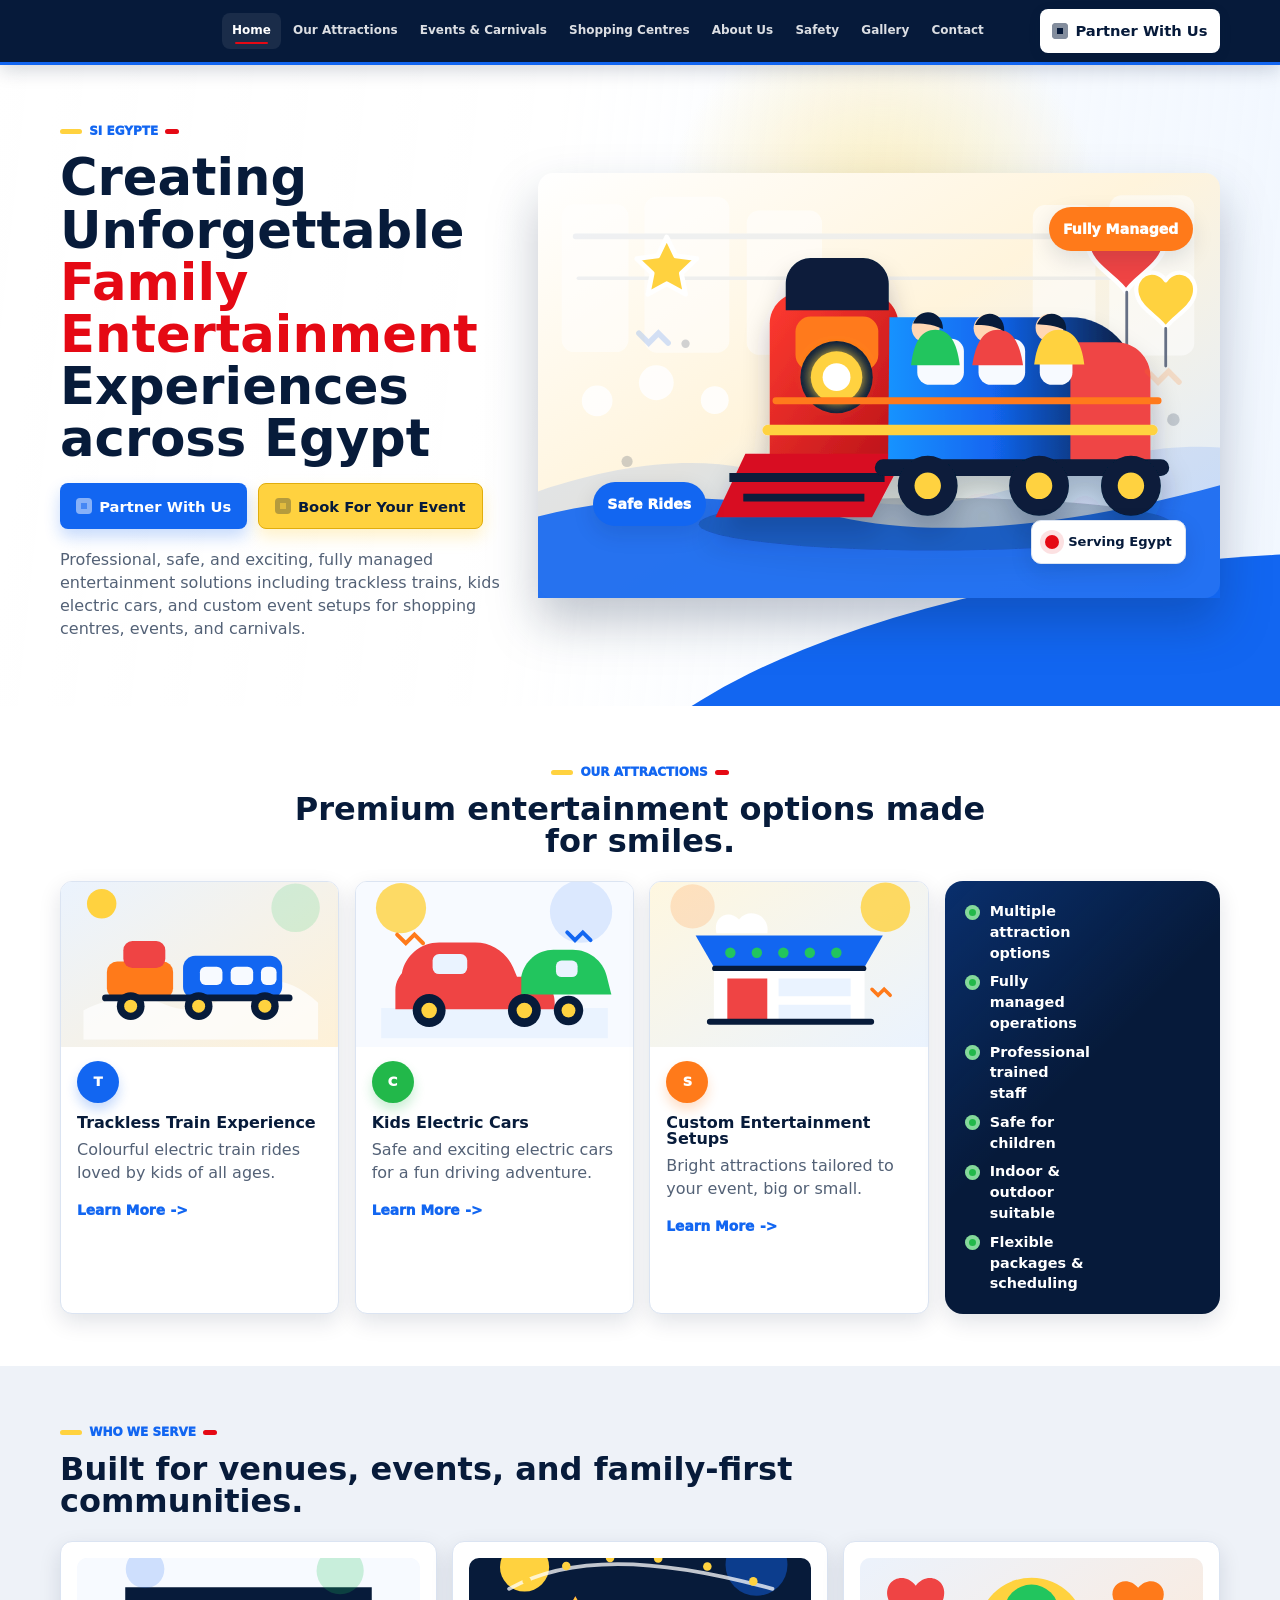
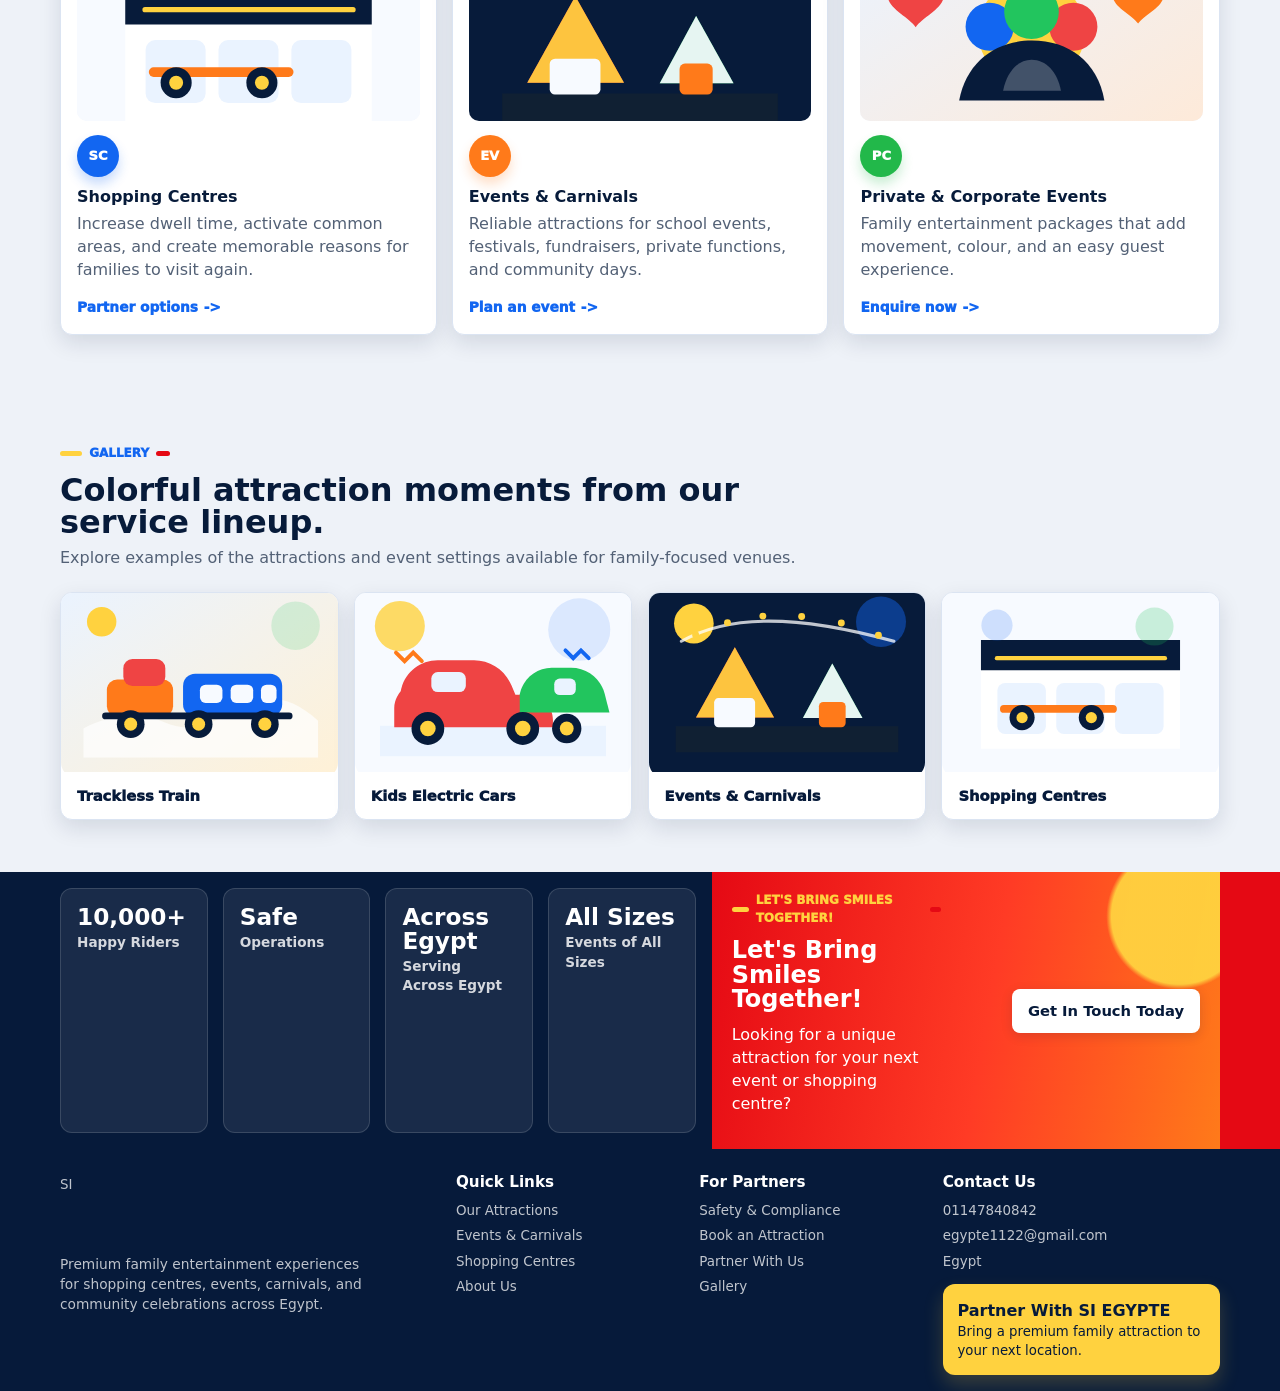
<file: index.html>
<!doctype html>
<html lang="en">
<head>
  <meta charset="utf-8">
  <meta name="viewport" content="width=device-width, initial-scale=1">
  <meta name="description" content="SI EGYPTE creates safe, colorful family entertainment experiences for shopping centres, events, carnivals, and families across Egypt.">
  <title>SI EGYPTE | Family Entertainment Egypt</title>
  <link rel="stylesheet" href="style.css">
</head>
<body>
  <a class="skip-link" href="#main">Skip to content</a>

  <header class="site-header" data-header>
    <div class="container header-inner">
<a class="logo" href="index.html" aria-label="SI EGYPTE home">
        <span class="logo-mark">SI</span>
        <span>
          <strong>SI EGYPTE</strong>
          <small>Trains & Toys</small>
        </span>
      </a>

      <button class="nav-toggle" type="button" aria-expanded="false" aria-controls="primary-navigation" data-nav-toggle>
        <span class="sr-only">Menu</span>
        <span></span>
        <span></span>
        <span></span>
      </button>
<nav class="primary-nav" id="primary-navigation" data-nav>
        <a class="active" href="index.html">Home</a>
        <a href="attractions.html">Our Attractions</a>
        <a href="events.html">Events & Carnivals</a>
        <a href="shopping-centres.html">Shopping Centres</a>
        <a href="about.html">About Us</a>
        <a href="safety.html">Safety</a>
        <a href="#gallery">Gallery</a>
        <a href="contact.html">Contact</a>
      </nav>
<a class="btn btn-primary header-cta" href="contact.html">Partner With Us</a>
    </div>
  </header>

  <main id="main">
    <section class="hero section-pad">
      <div class="container hero-grid">
        <div class="hero-copy reveal">
<p class="eyebrow">SI EGYPTE</p>
          <h1>Creating Unforgettable <span>Family Entertainment</span> Experiences across Egypt</h1>
<div class="hero-actions">
            <a class="btn btn-primary" href="contact.html">Partner With Us</a>
            <a class="btn btn-secondary" href="events.html">Book For Your Event</a>
          </div>

          <p class="hero-lede">Professional, safe, and exciting, fully managed entertainment solutions including trackless trains, kids electric cars, and custom event setups for shopping centres, events, and carnivals.</p>
        </div>
<div class="hero-visual reveal">
          <img src="assets/hero-train.svg" loading="eager" alt="Colorful trackless train family entertainment illustration">
          <div class="floating-pill pill-orange">Fully Managed</div>
          <div class="floating-pill pill-blue">Safe Rides</div>
<div class="location-badge hero-location">
            <span class="badge-dot"></span>
            Serving Egypt
          </div>
        </div>
      </div>
    </section>

    <section class="section-pad attractions-preview">
      <div class="container">
        <div class="section-heading center reveal">
          <p class="eyebrow">Our Attractions</p>
          <h2>Premium entertainment options made for smiles.</h2>
        </div>
<div class="attractions-layout">
          <div class="card-grid three">
            <article class="service-card reveal">
              <img src="assets/attraction-train.svg" loading="lazy" alt="Trackless train attraction">
              <div class="card-body">
                <span class="icon-badge">T</span>
                <h3>Trackless Train Experience</h3>
                <p>Colourful electric train rides loved by kids of all ages.</p>
                <a class="text-link" href="attractions.html#trackless-train">Learn More</a>
              </div>
            </article>

            <article class="service-card reveal">
              <img src="assets/attraction-cars.svg" loading="lazy" alt="Kids electric cars attraction">
              <div class="card-body">
                <span class="icon-badge green">C</span>
                <h3>Kids Electric Cars</h3>
                <p>Safe and exciting electric cars for a fun driving adventure.</p>
                <a class="text-link" href="attractions.html#kids-cars">Learn More</a>
              </div>
            </article>

            <article class="service-card reveal">
              <img src="assets/attraction-setup.svg" loading="lazy" alt="Custom entertainment setup">
              <div class="card-body">
                <span class="icon-badge orange">S</span>
                <h3>Custom Entertainment Setups</h3>
                <p>Bright attractions tailored to your event, big or small.</p>
                <a class="text-link" href="attractions.html#custom-setups">Learn More</a>
              </div>
            </article>
          </div>

          <aside class="choice-panel reveal">
            
            <ul class="check-list">
              <li>Multiple attraction options</li>
              <li>Fully managed operations</li>
              <li>Professional trained staff</li>
              <li>Safe for children</li>
              <li>Indoor & outdoor suitable</li>
              <li>Flexible packages & scheduling</li>
            </ul>
          </aside>
        </div>
      </div>
    </section>

    <section class="section-pad">
      <div class="container">
        <div class="section-heading reveal">
          <p class="eyebrow">Who We Serve</p>
          <h2>Built for venues, events, and family-first communities.</h2>
        </div>

        <div class="card-grid three">
          <article class="benefit-card reveal">
            <img class="who-card-img" src="assets/shopping-centre.svg" loading="lazy" alt="Shopping centre attraction">
            <span class="icon-badge">SC</span>
            <h3>Shopping Centres</h3>
            <p>Increase dwell time, activate common areas, and create memorable reasons for families to visit again.</p>
            <a class="text-link" href="shopping-centres.html">Partner options</a>
          </article>
          <article class="benefit-card reveal">
            <img class="who-card-img" src="assets/events-carnival.svg" loading="lazy" alt="Events and carnival attraction">
            <span class="icon-badge orange">EV</span>
            <h3>Events & Carnivals</h3>
            <p>Reliable attractions for school events, festivals, fundraisers, private functions, and community days.</p>
            <a class="text-link" href="events.html">Plan an event</a>
          </article>
          <article class="benefit-card reveal">
            <img class="who-card-img" src="assets/about-family.svg" loading="lazy" alt="Family entertainment group">
            <span class="icon-badge green">PC</span>
            <h3>Private & Corporate Events</h3>
            <p>Family entertainment packages that add movement, colour, and an easy guest experience.</p>
            <a class="text-link" href="contact.html">Enquire now</a>
          </article>
        </div>
      </div>
    </section>

    <section class="section-pad" id="gallery">
      <div class="container">
        <div class="section-heading reveal">
          <p class="eyebrow">Gallery</p>
          <h2>Colorful attraction moments from our service lineup.</h2>
          <p>Explore examples of the attractions and event settings available for family-focused venues.</p>
        </div>
<div class="gallery-grid">
          <figure class="gallery-card reveal">
            <img src="assets/attraction-train.svg" loading="lazy" alt="Trackless train attraction gallery image">
            <figcaption>Trackless Train</figcaption>
          </figure>
          <figure class="gallery-card reveal">
            <img src="assets/attraction-cars.svg" loading="lazy" alt="Kids electric cars gallery image">
            <figcaption>Kids Electric Cars</figcaption>
          </figure>
          <figure class="gallery-card reveal">
            <img src="assets/events-carnival.svg" loading="lazy" alt="Carnival event gallery image">
            <figcaption>Events & Carnivals</figcaption>
          </figure>
          <figure class="gallery-card reveal">
            <img src="assets/shopping-centre.svg" loading="lazy" alt="Shopping centre gallery image">
            <figcaption>Shopping Centres</figcaption>
          </figure>
        </div>
      </div>
    </section>

    <section class="stats-cta-strip">
      <div class="container stats-cta-grid">
        <div class="stats-grid">
          <div class="stat-card reveal">
            <strong>10,000+</strong>
            <span>Happy Riders</span>
          </div>
          <div class="stat-card reveal">
            <strong>Safe</strong>
            <span>Operations</span>
          </div>
          <div class="stat-card reveal">
            <strong>Across Egypt</strong>
            <span>Serving Across Egypt</span>
          </div>
          <div class="stat-card reveal">
            <strong>All Sizes</strong>
            <span>Events of All Sizes</span>
          </div>
        </div>

        <div class="cta-banner compact-cta reveal">
          <div>
            <p class="eyebrow light">Let's Bring Smiles Together!</p>
            <h2>Let's Bring Smiles Together!</h2>
            <p>Looking for a unique attraction for your next event or shopping centre?</p>
          </div>
          <a class="btn btn-light" href="contact.html">Get In Touch Today</a>
        </div>
      </div>
    </section>
  </main>

  <footer class="site-footer">
    <div class="container footer-grid">
      <div class="footer-brand">
<a class="logo footer-logo" href="index.html">
          <span class="logo-mark">SI</span>
          <span>
            <strong>SI EGYPTE</strong>
            <small>Trains & Toys</small>
          </span>
        </a>
        <p>Premium family entertainment experiences for shopping centres, events, carnivals, and community celebrations across Egypt.</p>
      </div>
<div>
        <h3>Quick Links</h3>
        <a href="attractions.html">Our Attractions</a>
        <a href="events.html">Events & Carnivals</a>
        <a href="shopping-centres.html">Shopping Centres</a>
        <a href="about.html">About Us</a>
      </div>

      <div>
        <h3>For Partners</h3>
        <a href="safety.html">Safety & Compliance</a>
        <a href="contact.html">Book an Attraction</a>
        <a href="contact.html">Partner With Us</a>
        <a href="#gallery">Gallery</a>
      </div>

      <div>
        <h3>Contact Us</h3>
<a href="tel:01147840842">01147840842</a>
        <a href="mailto:egypte1122@gmail.com">egypte1122@gmail.com</a>
        <span>Egypt</span>
        <div class="footer-partner-card">
          <strong>Partner With SI EGYPTE</strong>
          <p>Bring a premium family attraction to your next location.</p>
        </div>
      </div>
    </div>
  </footer>

  <script src="script.js"></script>
</body>
</html>
</file>
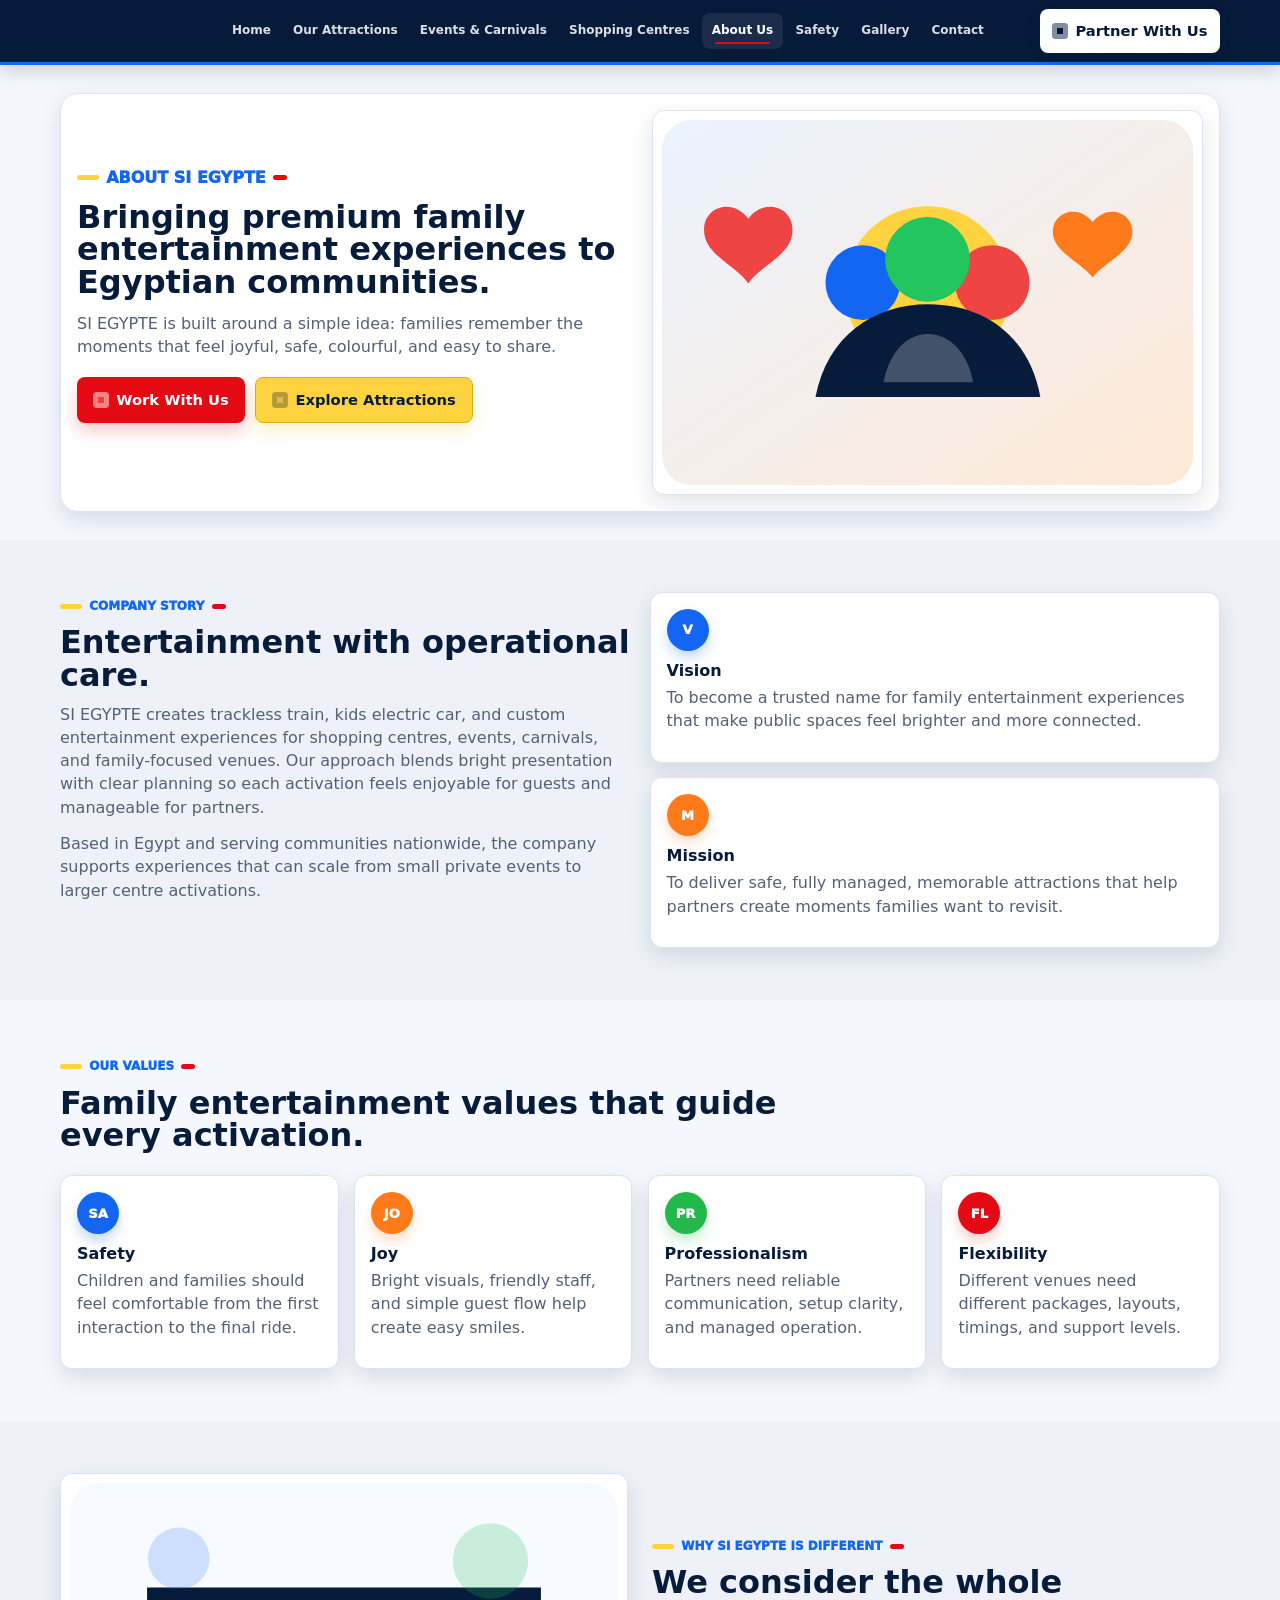
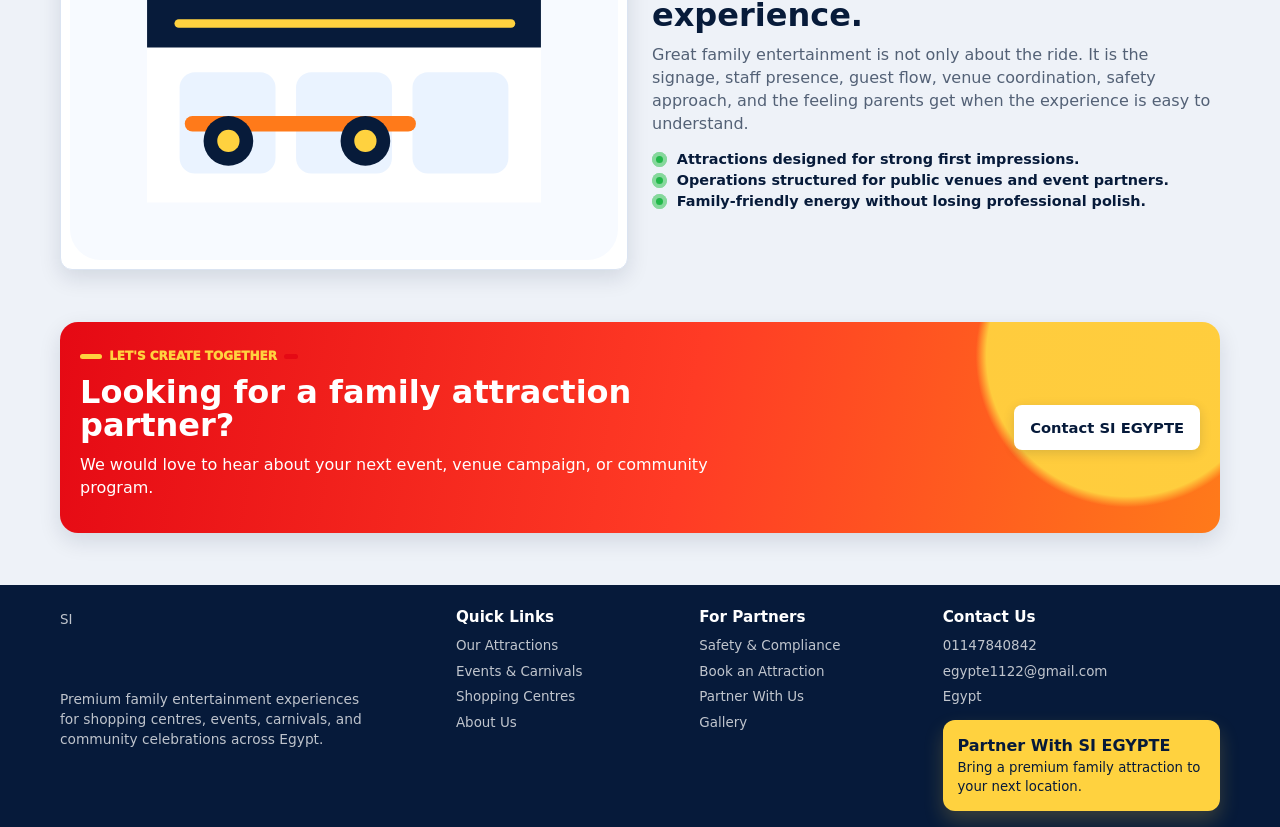
<file: about.html>
<!doctype html>
<html lang="en">
<head>
  <meta charset="utf-8">
  <meta name="viewport" content="width=device-width, initial-scale=1">
  <meta name="description" content="About SI EGYPTE, an Egyptian family entertainment company creating safe, colorful attractions and experiences.">
  <title>About Us | SI EGYPTE</title>
  <link rel="stylesheet" href="style.css">
</head>
<body>
  <a class="skip-link" href="#main">Skip to content</a>
  <header class="site-header" data-header><div class="container header-inner"><a class="logo" href="index.html" aria-label="SI EGYPTE home"><span class="logo-mark">SI</span><span><strong>SI EGYPTE</strong><small>Trains & Toys</small></span></a><button class="nav-toggle" type="button" aria-expanded="false" aria-controls="primary-navigation" data-nav-toggle><span class="sr-only">Menu</span><span></span><span></span><span></span></button><nav class="primary-nav" id="primary-navigation" data-nav><a href="index.html">Home</a><a href="attractions.html">Our Attractions</a><a href="events.html">Events & Carnivals</a><a href="shopping-centres.html">Shopping Centres</a><a class="active" href="about.html">About Us</a><a href="safety.html">Safety</a><a href="index.html#gallery">Gallery</a><a href="contact.html">Contact</a></nav><a class="btn btn-primary header-cta" href="contact.html">Partner With Us</a></div></header>

  <main id="main">
    <section class="page-hero section-pad">
      <div class="container split-grid">
        <div class="reveal">
          <p class="eyebrow">About SI EGYPTE</p>
          <h1>Bringing premium family entertainment experiences to Egyptian communities.</h1>
          <p>SI EGYPTE is built around a simple idea: families remember the moments that feel joyful, safe, colourful, and easy to share.</p>
          <div class="hero-actions"><a class="btn btn-primary" href="contact.html">Work With Us</a><a class="btn btn-secondary" href="attractions.html">Explore Attractions</a></div>
        </div>
        <div class="visual-card reveal"><img src="assets/about-family.svg" loading="eager" alt="Family entertainment values illustration"></div>
      </div>
    </section>

    <section class="section-pad">
      <div class="container story-grid">
        <div class="reveal">
          <p class="eyebrow">Company Story</p>
          <h2>Entertainment with operational care.</h2>
          <p>SI EGYPTE creates trackless train, kids electric car, and custom entertainment experiences for shopping centres, events, carnivals, and family-focused venues. Our approach blends bright presentation with clear planning so each activation feels enjoyable for guests and manageable for partners.</p>
          <p>Based in Egypt and serving communities nationwide, the company supports experiences that can scale from small private events to larger centre activations.</p>
        </div>
        <div class="mission-stack reveal">
          <article><span class="icon-badge">V</span><h3>Vision</h3><p>To become a trusted name for family entertainment experiences that make public spaces feel brighter and more connected.</p></article>
          <article><span class="icon-badge orange">M</span><h3>Mission</h3><p>To deliver safe, fully managed, memorable attractions that help partners create moments families want to revisit.</p></article>
        </div>
      </div>
    </section>

    <section class="section-pad soft-band">
      <div class="container">
        <div class="section-heading reveal"><p class="eyebrow">Our Values</p><h2>Family entertainment values that guide every activation.</h2></div>
        <div class="card-grid four">
          <article class="benefit-card reveal"><span class="icon-badge">SA</span><h3>Safety</h3><p>Children and families should feel comfortable from the first interaction to the final ride.</p></article>
          <article class="benefit-card reveal"><span class="icon-badge orange">JO</span><h3>Joy</h3><p>Bright visuals, friendly staff, and simple guest flow help create easy smiles.</p></article>
          <article class="benefit-card reveal"><span class="icon-badge green">PR</span><h3>Professionalism</h3><p>Partners need reliable communication, setup clarity, and managed operation.</p></article>
          <article class="benefit-card reveal"><span class="icon-badge red">FL</span><h3>Flexibility</h3><p>Different venues need different packages, layouts, timings, and support levels.</p></article>
        </div>
      </div>
    </section>

    <section class="section-pad">
      <div class="container split-grid">
        <div class="visual-card reveal"><img src="assets/shopping-centre.svg" loading="lazy" alt="Shopping centre attraction visual"></div>
        <div class="reveal">
          <p class="eyebrow">Why SI EGYPTE Is Different</p>
          <h2>We consider the whole experience.</h2>
          <p>Great family entertainment is not only about the ride. It is the signage, staff presence, guest flow, venue coordination, safety approach, and the feeling parents get when the experience is easy to understand.</p>
          <ul class="plain-list">
            <li>Attractions designed for strong first impressions.</li>
            <li>Operations structured for public venues and event partners.</li>
            <li>Family-friendly energy without losing professional polish.</li>
          </ul>
        </div>
      </div>
    </section>

    <section class="section-pad cta-section"><div class="container"><div class="cta-banner reveal"><div><p class="eyebrow light">Let's Create Together</p><h2>Looking for a family attraction partner?</h2><p>We would love to hear about your next event, venue campaign, or community program.</p></div><a class="btn btn-light" href="contact.html">Contact SI EGYPTE</a></div></div></section>
  </main>

  <footer class="site-footer"><div class="container footer-grid"><div class="footer-brand"><a class="logo footer-logo" href="index.html"><span class="logo-mark">SI</span><span><strong>SI EGYPTE</strong><small>Trains & Toys</small></span></a><p>Premium family entertainment experiences for shopping centres, events, carnivals, and community celebrations across Egypt.</p></div><div><h3>Quick Links</h3><a href="attractions.html">Our Attractions</a><a href="events.html">Events & Carnivals</a><a href="shopping-centres.html">Shopping Centres</a><a href="about.html">About Us</a></div><div><h3>For Partners</h3><a href="safety.html">Safety & Compliance</a><a href="contact.html">Book an Attraction</a><a href="contact.html">Partner With Us</a><a href="index.html#gallery">Gallery</a></div><div><h3>Contact Us</h3><a href="tel:01147840842">01147840842</a><a href="mailto:egypte1122@gmail.com">egypte1122@gmail.com</a><span>Egypt</span><div class="footer-partner-card"><strong>Partner With SI EGYPTE</strong><p>Bring a premium family attraction to your next location.</p></div></div></div></footer>
  <script src="script.js"></script>
</body>
</html>
</file>
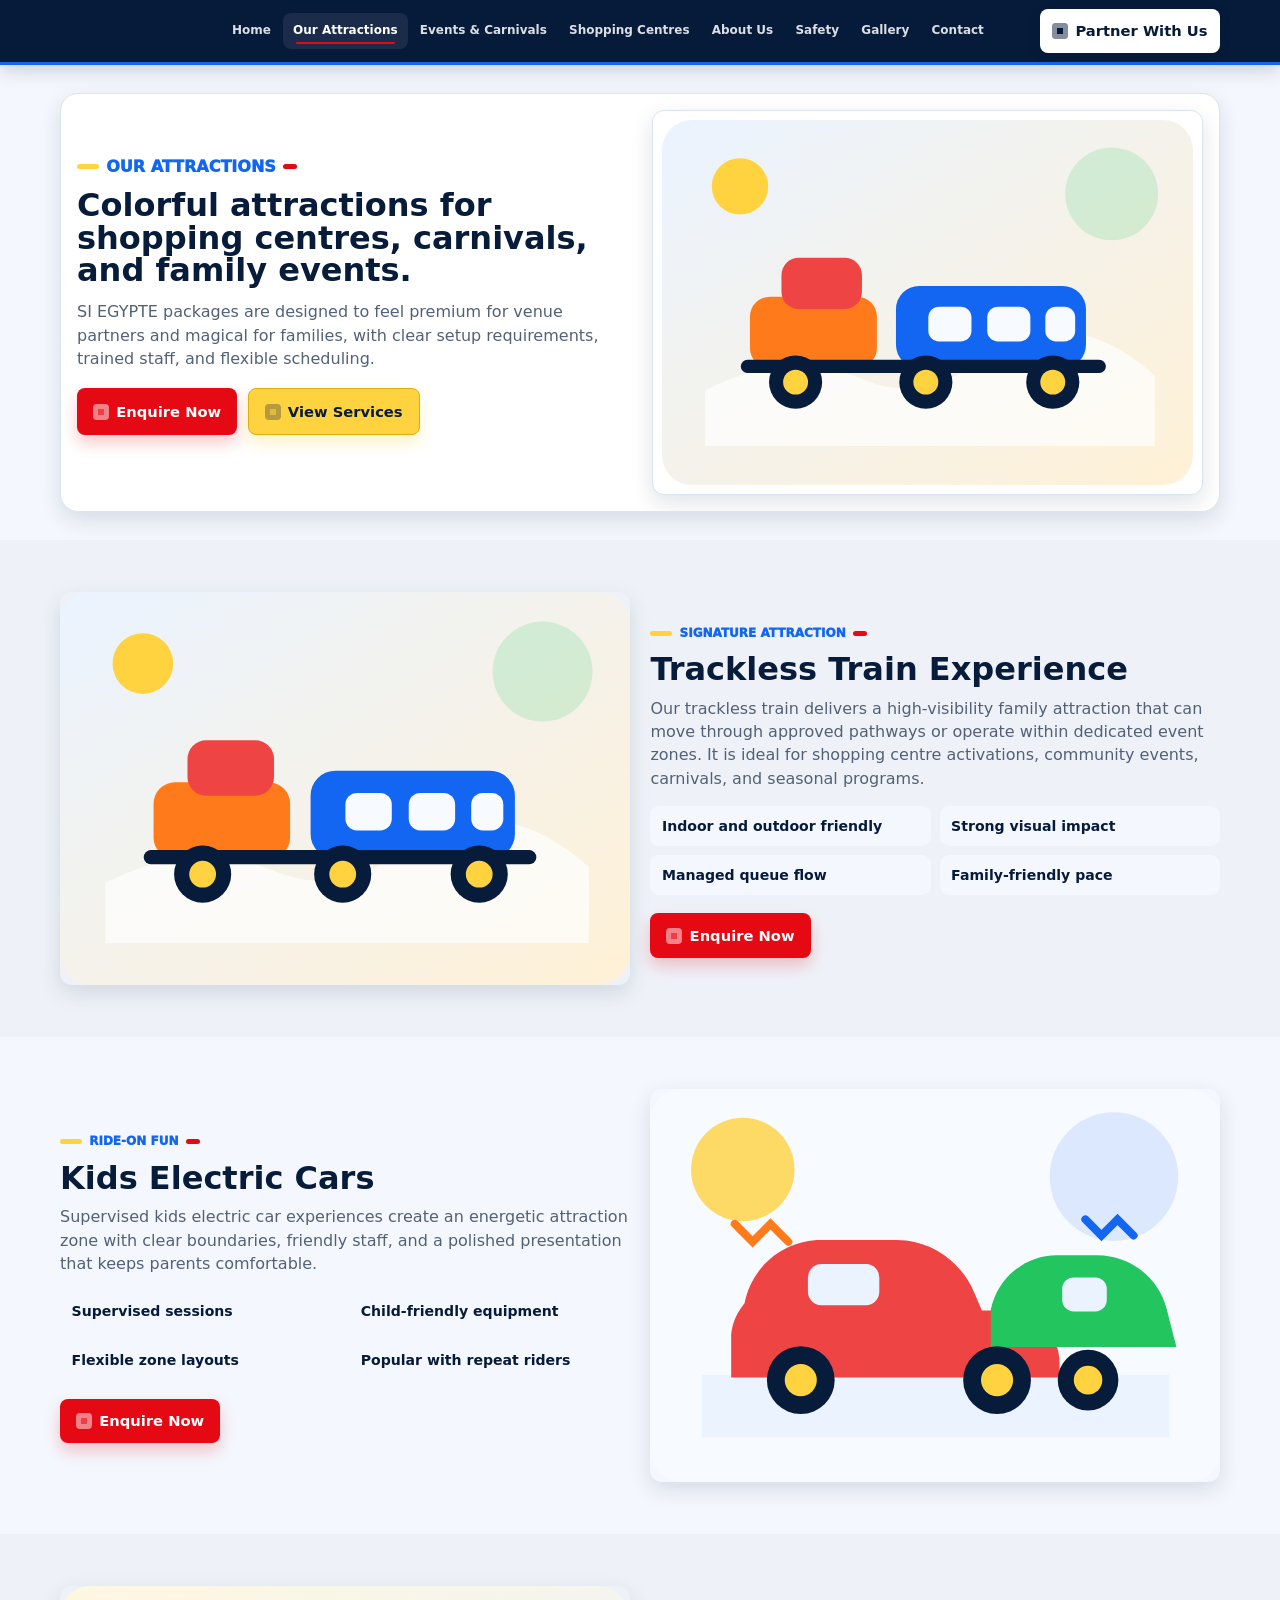
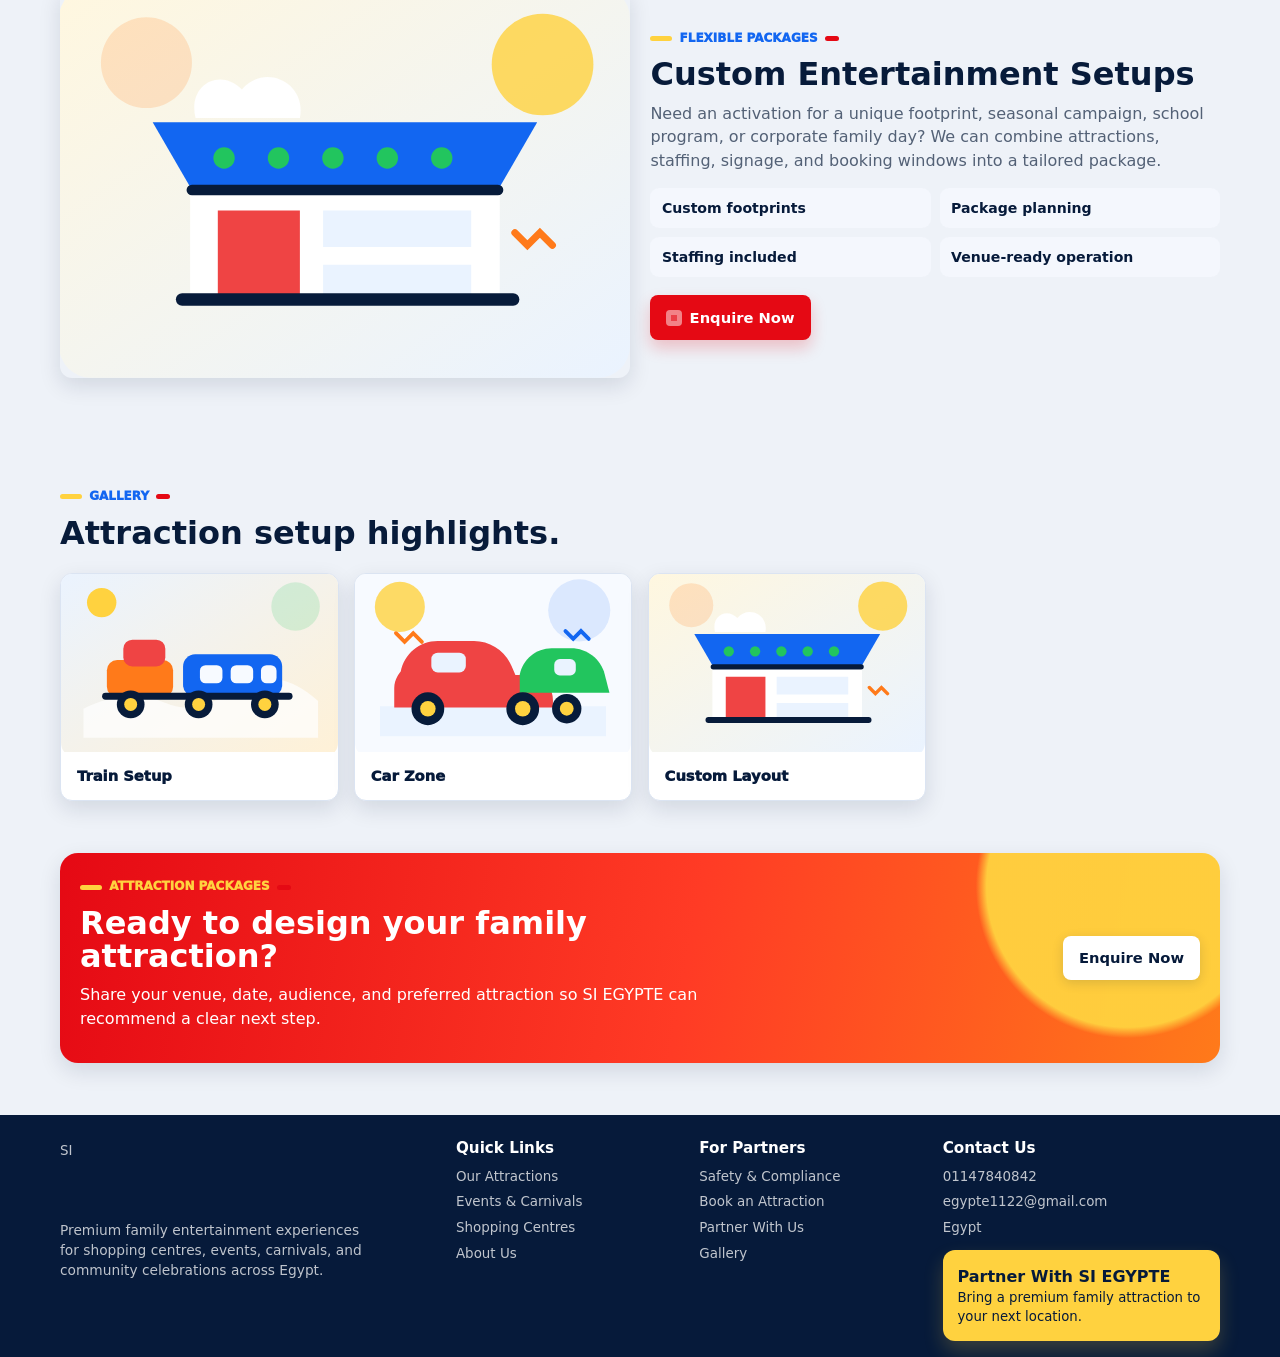
<file: attractions.html>
<!doctype html>
<html lang="en">
<head>
  <meta charset="utf-8">
  <meta name="viewport" content="width=device-width, initial-scale=1">
  <meta name="description" content="Explore SI EGYPTE trackless trains, kids electric cars, and custom entertainment setups for Egyptian venues and events.">
  <title>Our Attractions | SI EGYPTE</title>
  <link rel="stylesheet" href="style.css">
</head>
<body>
  <a class="skip-link" href="#main">Skip to content</a>
  <header class="site-header" data-header>
    <div class="container header-inner">
      <a class="logo" href="index.html" aria-label="SI EGYPTE home"><span class="logo-mark">SI</span><span><strong>SI EGYPTE</strong><small>Trains & Toys</small></span></a>
      <button class="nav-toggle" type="button" aria-expanded="false" aria-controls="primary-navigation" data-nav-toggle><span class="sr-only">Menu</span><span></span><span></span><span></span></button>
      <nav class="primary-nav" id="primary-navigation" data-nav>
        <a href="index.html">Home</a>
        <a class="active" href="attractions.html">Our Attractions</a>
        <a href="events.html">Events & Carnivals</a>
        <a href="shopping-centres.html">Shopping Centres</a>
        <a href="about.html">About Us</a>
        <a href="safety.html">Safety</a>
        <a href="index.html#gallery">Gallery</a>
        <a href="contact.html">Contact</a>
      </nav>
      <a class="btn btn-primary header-cta" href="contact.html">Partner With Us</a>
    </div>
  </header>

  <main id="main">
    <section class="page-hero section-pad">
      <div class="container split-grid">
        <div class="reveal">
          <p class="eyebrow">Our Attractions</p>
          <h1>Colorful attractions for shopping centres, carnivals, and family events.</h1>
          <p>SI EGYPTE packages are designed to feel premium for venue partners and magical for families, with clear setup requirements, trained staff, and flexible scheduling.</p>
          <div class="hero-actions">
            <a class="btn btn-primary" href="contact.html">Enquire Now</a>
            <a class="btn btn-secondary" href="#trackless-train">View Services</a>
          </div>
        </div>
        <div class="visual-card reveal">
          <img src="assets/attraction-train.svg" loading="eager" alt="Trackless train attraction illustration">
        </div>
      </div>
    </section>
<section class="section-pad" id="trackless-train">
      <div class="container service-detail">
        <div class="detail-media reveal">
          <img src="assets/attraction-train.svg" loading="lazy" alt="Trackless train experience">
        </div>
        <div class="detail-copy reveal">
          <p class="eyebrow">Signature Attraction</p>
          <h2>Trackless Train Experience</h2>
          <p>Our trackless train delivers a high-visibility family attraction that can move through approved pathways or operate within dedicated event zones. It is ideal for shopping centre activations, community events, carnivals, and seasonal programs.</p>
          <div class="benefit-list">
            <span>Indoor and outdoor friendly</span>
            <span>Strong visual impact</span>
            <span>Managed queue flow</span>
            <span>Family-friendly pace</span>
          </div>
          <a class="btn btn-primary" href="contact.html">Enquire Now</a>
        </div>
      </div>
    </section>

    <section class="section-pad soft-band" id="kids-cars">
      <div class="container service-detail reverse">
        <div class="detail-media reveal">
          <img src="assets/attraction-cars.svg" loading="lazy" alt="Kids electric cars">
        </div>
        <div class="detail-copy reveal">
          <p class="eyebrow">Ride-On Fun</p>
          <h2>Kids Electric Cars</h2>
          <p>Supervised kids electric car experiences create an energetic attraction zone with clear boundaries, friendly staff, and a polished presentation that keeps parents comfortable.</p>
          <div class="benefit-list">
            <span>Supervised sessions</span>
            <span>Child-friendly equipment</span>
            <span>Flexible zone layouts</span>
            <span>Popular with repeat riders</span>
          </div>
          <a class="btn btn-primary" href="contact.html">Enquire Now</a>
        </div>
      </div>
    </section>

    <section class="section-pad" id="custom-setups">
      <div class="container service-detail">
        <div class="detail-media reveal">
          <img src="assets/attraction-setup.svg" loading="lazy" alt="Custom entertainment setup">
        </div>
        <div class="detail-copy reveal">
          <p class="eyebrow">Flexible Packages</p>
          <h2>Custom Entertainment Setups</h2>
          <p>Need an activation for a unique footprint, seasonal campaign, school program, or corporate family day? We can combine attractions, staffing, signage, and booking windows into a tailored package.</p>
          <div class="benefit-list">
            <span>Custom footprints</span>
            <span>Package planning</span>
            <span>Staffing included</span>
            <span>Venue-ready operation</span>
          </div>
          <a class="btn btn-primary" href="contact.html">Enquire Now</a>
        </div>
      </div>
    </section>

    <section class="section-pad">
      <div class="container">
        <div class="section-heading reveal">
          <p class="eyebrow">Gallery</p>
          <h2>Attraction setup highlights.</h2>
        </div>
        <div class="gallery-grid">
          <figure class="gallery-card reveal"><img src="assets/attraction-train.svg" loading="lazy" alt="Trackless train setup image"><figcaption>Train Setup</figcaption></figure>
          <figure class="gallery-card reveal"><img src="assets/attraction-cars.svg" loading="lazy" alt="Kids electric cars setup image"><figcaption>Car Zone</figcaption></figure>
          <figure class="gallery-card reveal"><img src="assets/attraction-setup.svg" loading="lazy" alt="Custom entertainment setup image"><figcaption>Custom Layout</figcaption></figure>
        </div>
      </div>
    </section>

    <section class="section-pad cta-section">
      <div class="container">
        <div class="cta-banner reveal">
          <div>
            <p class="eyebrow light">Attraction Packages</p>
            <h2>Ready to design your family attraction?</h2>
            <p>Share your venue, date, audience, and preferred attraction so SI EGYPTE can recommend a clear next step.</p>
          </div>
          <a class="btn btn-light" href="contact.html">Enquire Now</a>
        </div>
      </div>
    </section>
  </main>

  <footer class="site-footer">
    <div class="container footer-grid">
      <div class="footer-brand"><a class="logo footer-logo" href="index.html"><span class="logo-mark">SI</span><span><strong>SI EGYPTE</strong><small>Trains & Toys</small></span></a><p>Premium family entertainment experiences for shopping centres, events, carnivals, and community celebrations across Egypt.</p></div>
      <div><h3>Quick Links</h3><a href="attractions.html">Our Attractions</a><a href="events.html">Events & Carnivals</a><a href="shopping-centres.html">Shopping Centres</a><a href="about.html">About Us</a></div>
      <div><h3>For Partners</h3><a href="safety.html">Safety & Compliance</a><a href="contact.html">Book an Attraction</a><a href="contact.html">Partner With Us</a><a href="index.html#gallery">Gallery</a></div>
      <div><h3>Contact Us</h3><a href="tel:01147840842">01147840842</a><a href="mailto:egypte1122@gmail.com">egypte1122@gmail.com</a><span>Egypt</span><div class="footer-partner-card"><strong>Partner With SI EGYPTE</strong><p>Bring a premium family attraction to your next location.</p></div></div>
    </div>
  </footer>
  <script src="script.js"></script>
</body>
</html>
</file>
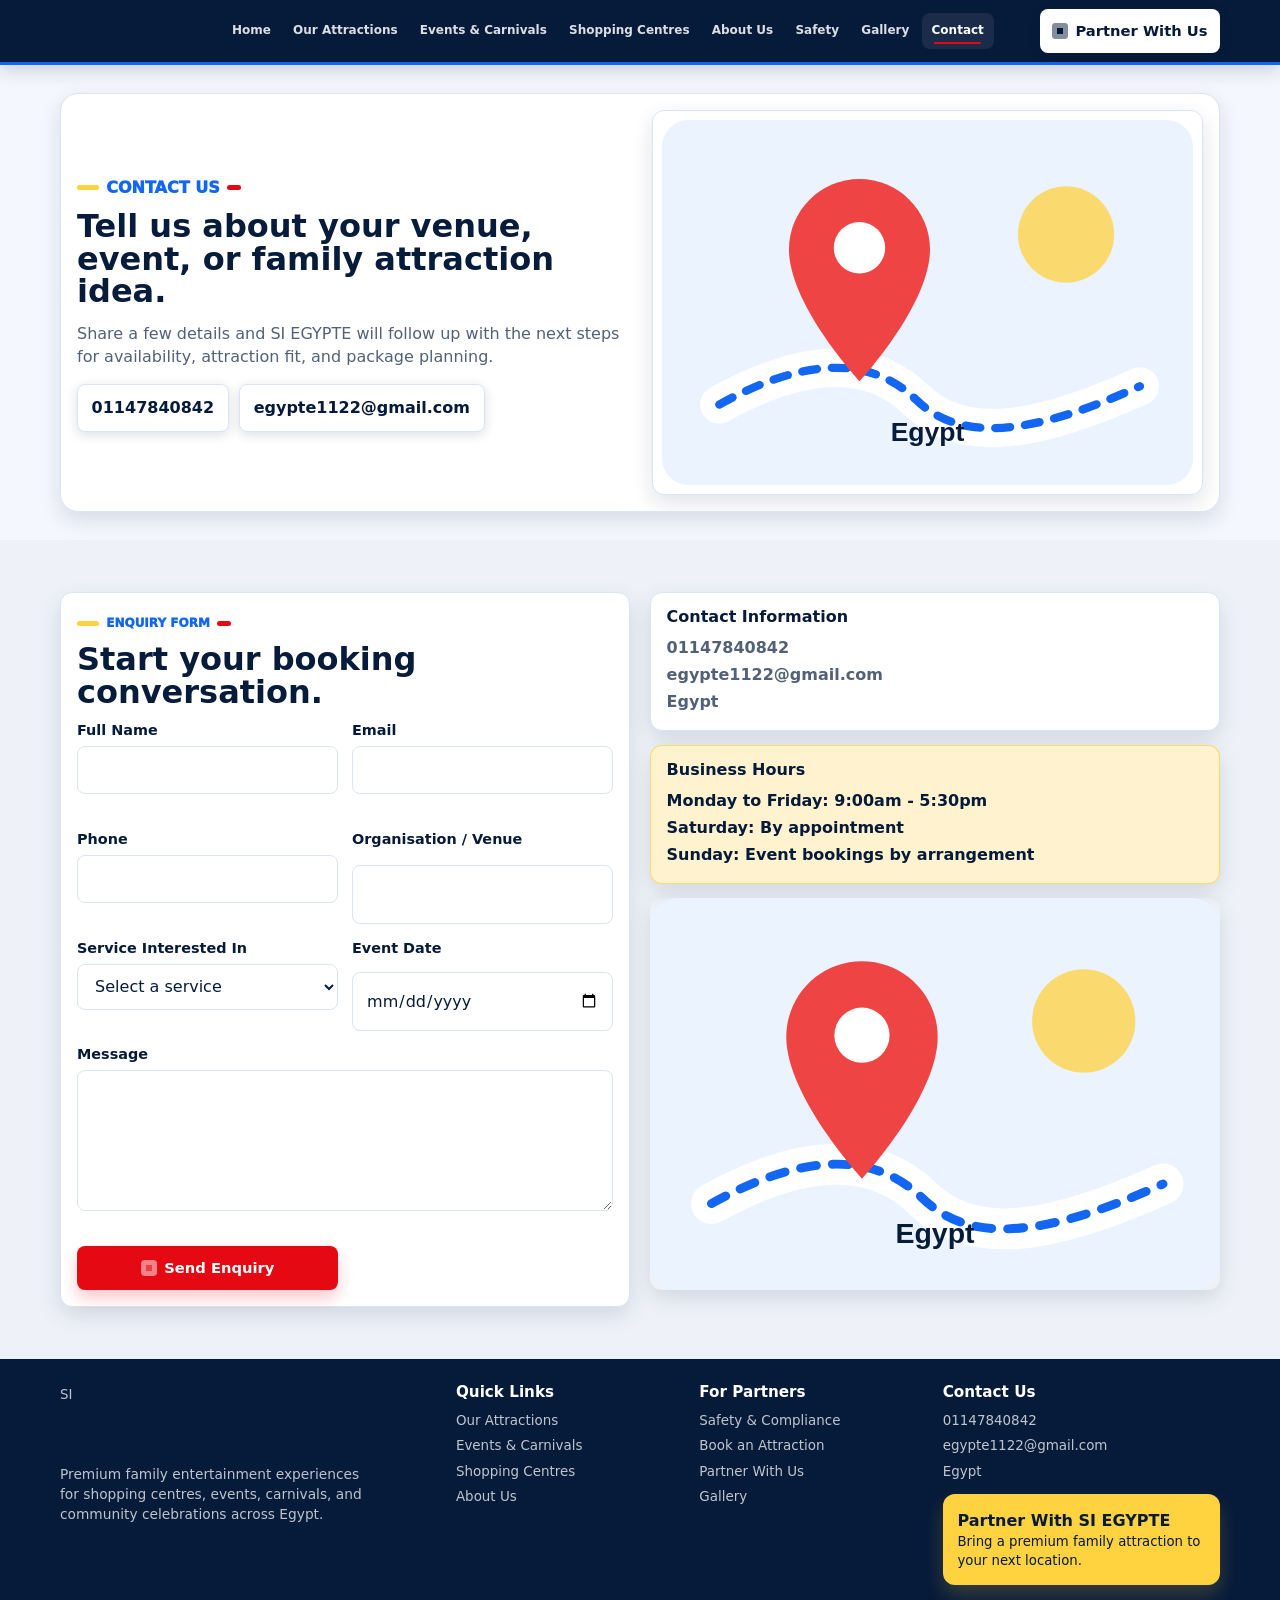
<file: contact.html>
<!doctype html>
<html lang="en">
<head>
  <meta charset="utf-8">
  <meta name="viewport" content="width=device-width, initial-scale=1">
  <meta name="description" content="Contact SI EGYPTE to book family entertainment for shopping centres, events, carnivals, and private functions.">
  <title>Contact Us | SI EGYPTE</title>
  <link rel="stylesheet" href="style.css">
</head>
<body>
  <a class="skip-link" href="#main">Skip to content</a>
  <header class="site-header" data-header><div class="container header-inner"><a class="logo" href="index.html" aria-label="SI EGYPTE home"><span class="logo-mark">SI</span><span><strong>SI EGYPTE</strong><small>Trains & Toys</small></span></a><button class="nav-toggle" type="button" aria-expanded="false" aria-controls="primary-navigation" data-nav-toggle><span class="sr-only">Menu</span><span></span><span></span><span></span></button><nav class="primary-nav" id="primary-navigation" data-nav><a href="index.html">Home</a><a href="attractions.html">Our Attractions</a><a href="events.html">Events & Carnivals</a><a href="shopping-centres.html">Shopping Centres</a><a href="about.html">About Us</a><a href="safety.html">Safety</a><a href="index.html#gallery">Gallery</a><a class="active" href="contact.html">Contact</a></nav><a class="btn btn-primary header-cta" href="contact.html">Partner With Us</a></div></header>

  <main id="main">
    <section class="page-hero section-pad">
      <div class="container split-grid">
        <div class="reveal">
          <p class="eyebrow">Contact Us</p>
          <h1>Tell us about your venue, event, or family attraction idea.</h1>
          <p>Share a few details and SI EGYPTE will follow up with the next steps for availability, attraction fit, and package planning.</p>
          <div class="contact-pills">
<a href="tel:01147840842">01147840842</a>
<a href="mailto:egypte1122@gmail.com">egypte1122@gmail.com</a>
          </div>
        </div>
        <div class="visual-card reveal"><img src="assets/map-egypt.svg" loading="eager" alt="Egypt service map"></div>
      </div>
    </section>

    <section class="section-pad">
      <div class="container contact-grid">
        <div class="form-panel reveal">
          <p class="eyebrow">Enquiry Form</p>
          <h2>Start your booking conversation.</h2>
<form class="contact-form" data-contact-form action="mailto:egypte1122@gmail.com" method="post" enctype="text/plain" novalidate>
            <div class="form-row">
              <label for="full-name">Full Name</label>
              <input id="full-name" name="fullName" type="text" autocomplete="name" required>
              <span class="field-error" data-error-for="full-name"></span>
            </div>
            <div class="form-row">
              <label for="email">Email</label>
              <input id="email" name="email" type="email" autocomplete="email" required>
              <span class="field-error" data-error-for="email"></span>
            </div>
            <div class="form-row">
              <label for="phone">Phone</label>
              <input id="phone" name="phone" type="tel" autocomplete="tel" required>
              <span class="field-error" data-error-for="phone"></span>
            </div>
            <div class="form-row">
              <label for="organisation">Organisation / Venue</label>
              <input id="organisation" name="organisation" type="text" autocomplete="organization">
            </div>
            <div class="form-row">
              <label for="service">Service Interested In</label>
              <select id="service" name="service" required>
                <option value="">Select a service</option>
                <option>Trackless Train Experience</option>
                <option>Kids Electric Cars</option>
                <option>Custom Entertainment Setup</option>
                <option>Shopping Centre Partnership</option>
                <option>Events & Carnivals</option>
              </select>
              <span class="field-error" data-error-for="service"></span>
            </div>
            <div class="form-row">
              <label for="event-date">Event Date</label>
              <input id="event-date" name="eventDate" type="date">
            </div>
            <div class="form-row full">
              <label for="message">Message</label>
              <textarea id="message" name="message" rows="5" required></textarea>
              <span class="field-error" data-error-for="message"></span>
            </div>
            <button class="btn btn-primary" type="submit">Send Enquiry</button>
            <p class="form-status" data-form-status aria-live="polite"></p>
          </form>
        </div>

        <aside class="contact-sidebar reveal">
          <div class="contact-card">
            <h3>Contact Information</h3>
<a href="tel:01147840842">01147840842</a>
            <a href="mailto:egypte1122@gmail.com">egypte1122@gmail.com</a>
            <span>Egypt</span>
          </div>
          <div class="contact-card yellow">
            <h3>Business Hours</h3>
<span>Monday to Friday: 9:00am - 5:30pm</span>
            <span>Saturday: By appointment</span>
            <span>Sunday: Event bookings by arrangement</span>
          </div>
          <div class="map-card">
<img src="assets/map-egypt.svg" loading="lazy" alt="Map showing service across Egypt">
          </div>
        </aside>
      </div>
    </section>
  </main>

  <footer class="site-footer"><div class="container footer-grid"><div class="footer-brand"><a class="logo footer-logo" href="index.html"><span class="logo-mark">SI</span><span><strong>SI EGYPTE</strong><small>Trains & Toys</small></span></a><p>Premium family entertainment experiences for shopping centres, events, carnivals, and community celebrations across Egypt.</p></div><div><h3>Quick Links</h3><a href="attractions.html">Our Attractions</a><a href="events.html">Events & Carnivals</a><a href="shopping-centres.html">Shopping Centres</a><a href="about.html">About Us</a></div><div><h3>For Partners</h3><a href="safety.html">Safety & Compliance</a><a href="contact.html">Book an Attraction</a><a href="contact.html">Partner With Us</a><a href="index.html#gallery">Gallery</a></div><div><h3>Contact Us</h3><a href="tel:01147840842">01147840842</a><a href="mailto:egypte1122@gmail.com">egypte1122@gmail.com</a><span>Egypt</span><div class="footer-partner-card"><strong>Partner With SI EGYPTE</strong><p>Bring a premium family attraction to your next location.</p></div></div></div></footer>
  <script src="script.js"></script>
</body>
</html>
</file>
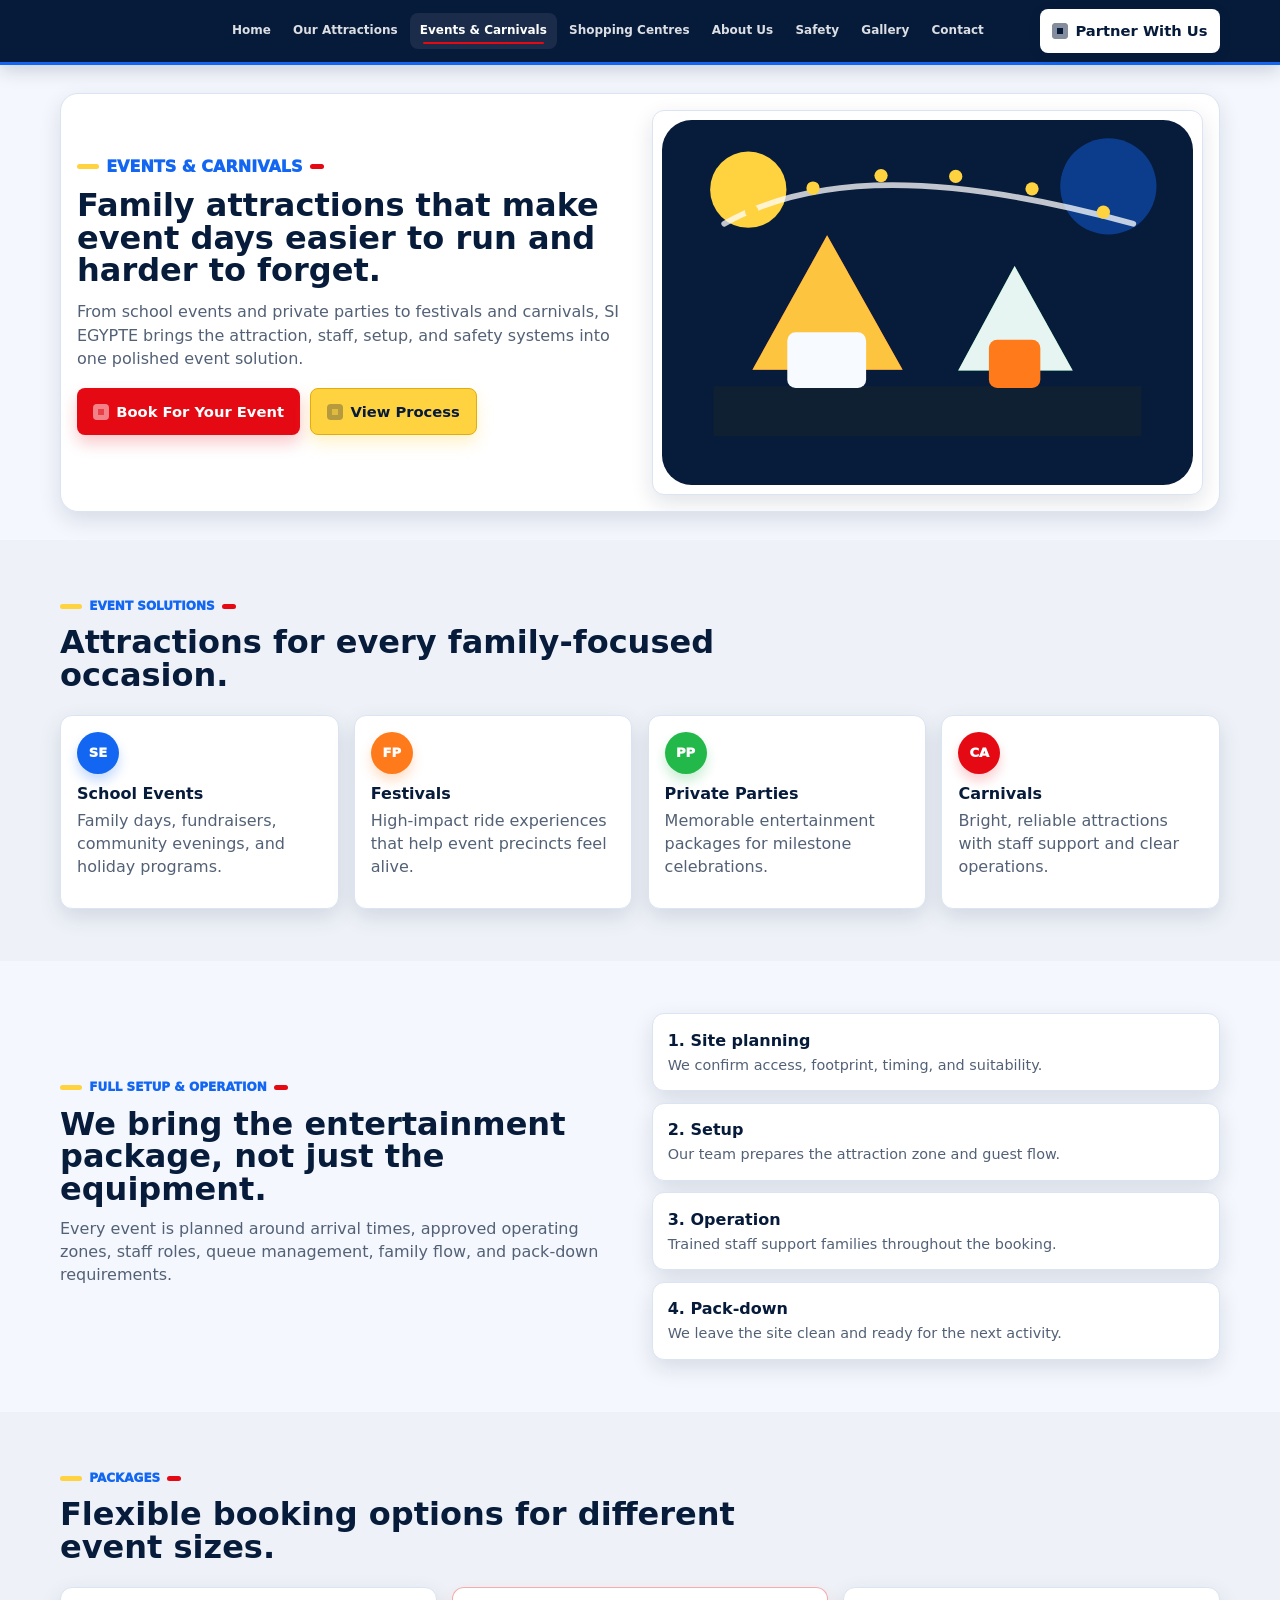
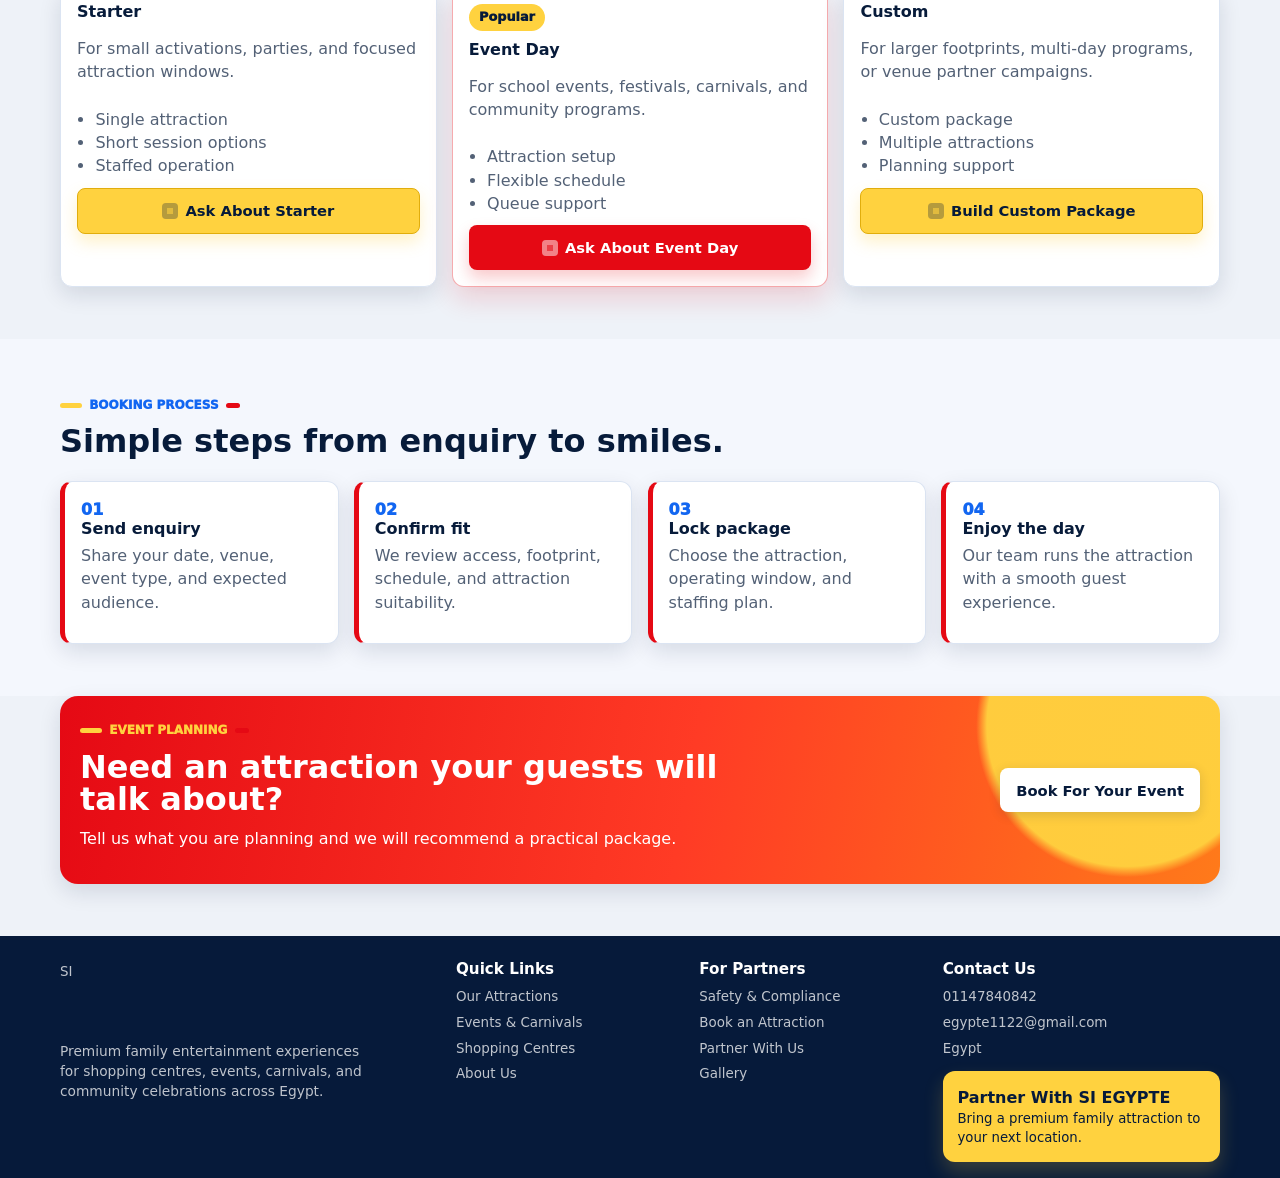
<file: events.html>
<!doctype html>
<html lang="en">
<head>
  <meta charset="utf-8">
  <meta name="viewport" content="width=device-width, initial-scale=1">
  <meta name="description" content="SI EGYPTE provides fully managed family attractions for school events, private parties, festivals, events, and carnivals.">
  <title>Events & Carnivals | SI EGYPTE</title>
  <link rel="stylesheet" href="style.css">
</head>
<body>
  <a class="skip-link" href="#main">Skip to content</a>
  <header class="site-header" data-header>
    <div class="container header-inner">
      <a class="logo" href="index.html" aria-label="SI EGYPTE home"><span class="logo-mark">SI</span><span><strong>SI EGYPTE</strong><small>Trains & Toys</small></span></a>
      <button class="nav-toggle" type="button" aria-expanded="false" aria-controls="primary-navigation" data-nav-toggle><span class="sr-only">Menu</span><span></span><span></span><span></span></button>
      <nav class="primary-nav" id="primary-navigation" data-nav><a href="index.html">Home</a><a href="attractions.html">Our Attractions</a><a class="active" href="events.html">Events & Carnivals</a><a href="shopping-centres.html">Shopping Centres</a><a href="about.html">About Us</a><a href="safety.html">Safety</a><a href="index.html#gallery">Gallery</a><a href="contact.html">Contact</a></nav>
      <a class="btn btn-primary header-cta" href="contact.html">Partner With Us</a>
    </div>
  </header>

  <main id="main">
    <section class="page-hero section-pad">
      <div class="container split-grid">
        <div class="reveal">
          <p class="eyebrow">Events & Carnivals</p>
          <h1>Family attractions that make event days easier to run and harder to forget.</h1>
          <p>From school events and private parties to festivals and carnivals, SI EGYPTE brings the attraction, staff, setup, and safety systems into one polished event solution.</p>
          <div class="hero-actions"><a class="btn btn-primary" href="contact.html">Book For Your Event</a><a class="btn btn-secondary" href="#process">View Process</a></div>
        </div>
        <div class="visual-card reveal"><img src="assets/events-carnival.svg" loading="eager" alt="Carnival event entertainment illustration"></div>
      </div>
    </section>

    <section class="section-pad">
      <div class="container">
        <div class="section-heading reveal">
          <p class="eyebrow">Event Solutions</p>
          <h2>Attractions for every family-focused occasion.</h2>
        </div>
<div class="card-grid four">
          <article class="benefit-card reveal"><span class="icon-badge">SE</span><h3>School Events</h3><p>Family days, fundraisers, community evenings, and holiday programs.</p></article>
          <article class="benefit-card reveal"><span class="icon-badge orange">FP</span><h3>Festivals</h3><p>High-impact ride experiences that help event precincts feel alive.</p></article>
          <article class="benefit-card reveal"><span class="icon-badge green">PP</span><h3>Private Parties</h3><p>Memorable entertainment packages for milestone celebrations.</p></article>
          <article class="benefit-card reveal"><span class="icon-badge red">CA</span><h3>Carnivals</h3><p>Bright, reliable attractions with staff support and clear operations.</p></article>
        </div>
      </div>
    </section>

    <section class="section-pad soft-band">
      <div class="container split-grid">
        <div class="reveal">
          <p class="eyebrow">Full Setup & Operation</p>
          <h2>We bring the entertainment package, not just the equipment.</h2>
          <p>Every event is planned around arrival times, approved operating zones, staff roles, queue management, family flow, and pack-down requirements.</p>
        </div>
        <div class="stack-list reveal">
          <div><strong>1. Site planning</strong><span>We confirm access, footprint, timing, and suitability.</span></div>
          <div><strong>2. Setup</strong><span>Our team prepares the attraction zone and guest flow.</span></div>
          <div><strong>3. Operation</strong><span>Trained staff support families throughout the booking.</span></div>
          <div><strong>4. Pack-down</strong><span>We leave the site clean and ready for the next activity.</span></div>
        </div>
      </div>
    </section>

    <section class="section-pad">
      <div class="container">
        <div class="section-heading reveal">
          <p class="eyebrow">Packages</p>
          <h2>Flexible booking options for different event sizes.</h2>
        </div>
        <div class="pricing-grid">
          <article class="package-card reveal"><h3>Starter</h3><p>For small activations, parties, and focused attraction windows.</p><ul><li>Single attraction</li><li>Short session options</li><li>Staffed operation</li></ul><a class="btn btn-secondary" href="contact.html">Ask About Starter</a></article>
          <article class="package-card featured reveal"><span>Popular</span><h3>Event Day</h3><p>For school events, festivals, carnivals, and community programs.</p><ul><li>Attraction setup</li><li>Flexible schedule</li><li>Queue support</li></ul><a class="btn btn-primary" href="contact.html">Ask About Event Day</a></article>
          <article class="package-card reveal"><h3>Custom</h3><p>For larger footprints, multi-day programs, or venue partner campaigns.</p><ul><li>Custom package</li><li>Multiple attractions</li><li>Planning support</li></ul><a class="btn btn-secondary" href="contact.html">Build Custom Package</a></article>
        </div>
      </div>
    </section>

    <section class="section-pad soft-band" id="process">
      <div class="container">
        <div class="section-heading reveal">
          <p class="eyebrow">Booking Process</p>
          <h2>Simple steps from enquiry to smiles.</h2>
        </div>
        <div class="timeline">
          <div class="timeline-item reveal"><span>01</span><h3>Send enquiry</h3><p>Share your date, venue, event type, and expected audience.</p></div>
          <div class="timeline-item reveal"><span>02</span><h3>Confirm fit</h3><p>We review access, footprint, schedule, and attraction suitability.</p></div>
          <div class="timeline-item reveal"><span>03</span><h3>Lock package</h3><p>Choose the attraction, operating window, and staffing plan.</p></div>
          <div class="timeline-item reveal"><span>04</span><h3>Enjoy the day</h3><p>Our team runs the attraction with a smooth guest experience.</p></div>
        </div>
      </div>
    </section>

    <section class="section-pad cta-section">
      <div class="container"><div class="cta-banner reveal"><div><p class="eyebrow light">Event Planning</p><h2>Need an attraction your guests will talk about?</h2><p>Tell us what you are planning and we will recommend a practical package.</p></div><a class="btn btn-light" href="contact.html">Book For Your Event</a></div></div>
    </section>
  </main>

  <footer class="site-footer"><div class="container footer-grid"><div class="footer-brand"><a class="logo footer-logo" href="index.html"><span class="logo-mark">SI</span><span><strong>SI EGYPTE</strong><small>Trains & Toys</small></span></a><p>Premium family entertainment experiences for shopping centres, events, carnivals, and community celebrations across Egypt.</p></div><div><h3>Quick Links</h3><a href="attractions.html">Our Attractions</a><a href="events.html">Events & Carnivals</a><a href="shopping-centres.html">Shopping Centres</a><a href="about.html">About Us</a></div><div><h3>For Partners</h3><a href="safety.html">Safety & Compliance</a><a href="contact.html">Book an Attraction</a><a href="contact.html">Partner With Us</a><a href="index.html#gallery">Gallery</a></div><div><h3>Contact Us</h3><a href="tel:01147840842">01147840842</a><a href="mailto:egypte1122@gmail.com">egypte1122@gmail.com</a><span>Egypt</span><div class="footer-partner-card"><strong>Partner With SI EGYPTE</strong><p>Bring a premium family attraction to your next location.</p></div></div></div></footer>
  <script src="script.js"></script>
</body>
</html>
</file>
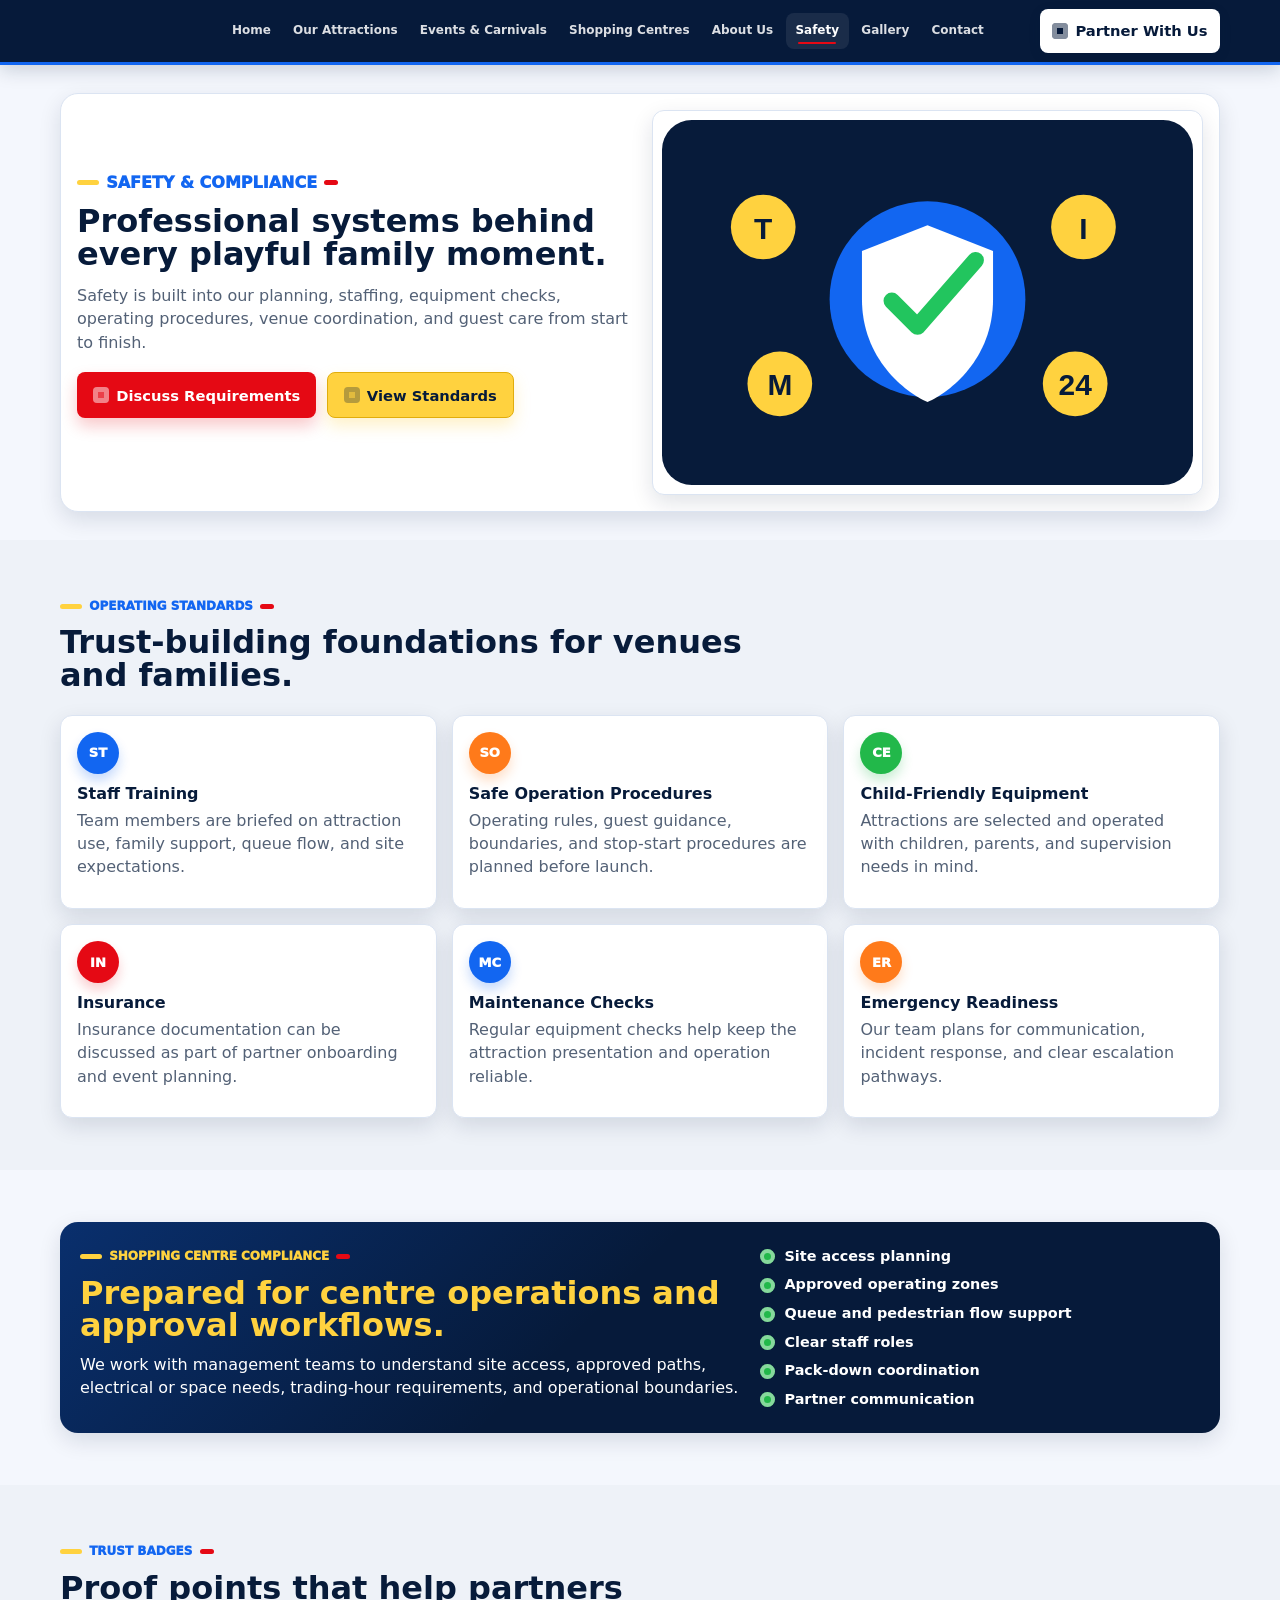
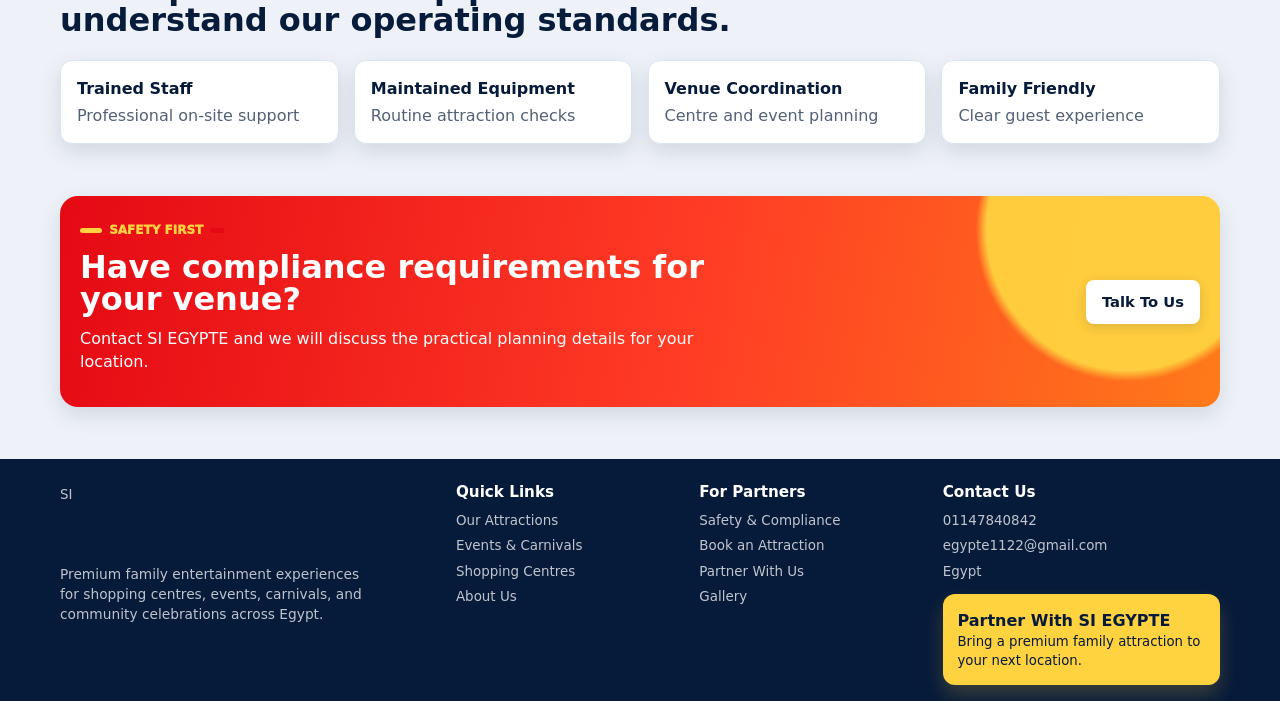
<file: safety.html>
<!doctype html>
<html lang="en">
<head>
  <meta charset="utf-8">
  <meta name="viewport" content="width=device-width, initial-scale=1">
  <meta name="description" content="Learn about SI EGYPTE staff training, safe operations, equipment maintenance, insurance, compliance, and emergency readiness.">
  <title>Safety & Compliance | SI EGYPTE</title>
  <link rel="stylesheet" href="style.css">
</head>
<body>
  <a class="skip-link" href="#main">Skip to content</a>
  <header class="site-header" data-header>
    <div class="container header-inner">
      <a class="logo" href="index.html" aria-label="SI EGYPTE home"><span class="logo-mark">SI</span><span><strong>SI EGYPTE</strong><small>Trains & Toys</small></span></a>
      <button class="nav-toggle" type="button" aria-expanded="false" aria-controls="primary-navigation" data-nav-toggle><span class="sr-only">Menu</span><span></span><span></span><span></span></button>
      <nav class="primary-nav" id="primary-navigation" data-nav><a href="index.html">Home</a><a href="attractions.html">Our Attractions</a><a href="events.html">Events & Carnivals</a><a href="shopping-centres.html">Shopping Centres</a><a href="about.html">About Us</a><a class="active" href="safety.html">Safety</a><a href="index.html#gallery">Gallery</a><a href="contact.html">Contact</a></nav>
      <a class="btn btn-primary header-cta" href="contact.html">Partner With Us</a>
    </div>
  </header>

  <main id="main">
    <section class="page-hero section-pad">
      <div class="container split-grid">
        <div class="reveal">
          <p class="eyebrow">Safety & Compliance</p>
          <h1>Professional systems behind every playful family moment.</h1>
          <p>Safety is built into our planning, staffing, equipment checks, operating procedures, venue coordination, and guest care from start to finish.</p>
          <div class="hero-actions"><a class="btn btn-primary" href="contact.html">Discuss Requirements</a><a class="btn btn-secondary" href="#standards">View Standards</a></div>
        </div>
        <div class="visual-card reveal"><img src="assets/safety-badges.svg" loading="eager" alt="Safety badges and compliance illustration"></div>
      </div>
    </section>

    <section class="section-pad" id="standards">
      <div class="container">
        <div class="section-heading reveal">
          <p class="eyebrow">Operating Standards</p>
          <h2>Trust-building foundations for venues and families.</h2>
        </div>
        <div class="card-grid three">
          <article class="benefit-card reveal"><span class="icon-badge">ST</span><h3>Staff Training</h3><p>Team members are briefed on attraction use, family support, queue flow, and site expectations.</p></article>
          <article class="benefit-card reveal"><span class="icon-badge orange">SO</span><h3>Safe Operation Procedures</h3><p>Operating rules, guest guidance, boundaries, and stop-start procedures are planned before launch.</p></article>
          <article class="benefit-card reveal"><span class="icon-badge green">CE</span><h3>Child-Friendly Equipment</h3><p>Attractions are selected and operated with children, parents, and supervision needs in mind.</p></article>
          <article class="benefit-card reveal"><span class="icon-badge red">IN</span><h3>Insurance</h3><p>Insurance documentation can be discussed as part of partner onboarding and event planning.</p></article>
          <article class="benefit-card reveal"><span class="icon-badge">MC</span><h3>Maintenance Checks</h3><p>Regular equipment checks help keep the attraction presentation and operation reliable.</p></article>
          <article class="benefit-card reveal"><span class="icon-badge orange">ER</span><h3>Emergency Readiness</h3><p>Our team plans for communication, incident response, and clear escalation pathways.</p></article>
        </div>
      </div>
    </section>

    <section class="section-pad soft-band">
      <div class="container choice-panel reveal">
        <div>
          <p class="eyebrow light">Shopping Centre Compliance</p>
          <h2>Prepared for centre operations and approval workflows.</h2>
          <p>We work with management teams to understand site access, approved paths, electrical or space needs, trading-hour requirements, and operational boundaries.</p>
        </div>
        <ul class="check-list">
          <li>Site access planning</li>
          <li>Approved operating zones</li>
          <li>Queue and pedestrian flow support</li>
          <li>Clear staff roles</li>
          <li>Pack-down coordination</li>
          <li>Partner communication</li>
        </ul>
      </div>
    </section>

    <section class="section-pad">
      <div class="container">
        <div class="section-heading reveal"><p class="eyebrow">Trust Badges</p><h2>Proof points that help partners understand our operating standards.</h2></div>
        <div class="badge-row">
          <div class="trust-badge reveal"><strong>Trained Staff</strong><span>Professional on-site support</span></div>
          <div class="trust-badge reveal"><strong>Maintained Equipment</strong><span>Routine attraction checks</span></div>
          <div class="trust-badge reveal"><strong>Venue Coordination</strong><span>Centre and event planning</span></div>
          <div class="trust-badge reveal"><strong>Family Friendly</strong><span>Clear guest experience</span></div>
        </div>
      </div>
    </section>

    <section class="section-pad cta-section"><div class="container"><div class="cta-banner reveal"><div><p class="eyebrow light">Safety First</p><h2>Have compliance requirements for your venue?</h2><p>Contact SI EGYPTE and we will discuss the practical planning details for your location.</p></div><a class="btn btn-light" href="contact.html">Talk To Us</a></div></div></section>
  </main>

  <footer class="site-footer"><div class="container footer-grid"><div class="footer-brand"><a class="logo footer-logo" href="index.html"><span class="logo-mark">SI</span><span><strong>SI EGYPTE</strong><small>Trains & Toys</small></span></a><p>Premium family entertainment experiences for shopping centres, events, carnivals, and community celebrations across Egypt.</p></div><div><h3>Quick Links</h3><a href="attractions.html">Our Attractions</a><a href="events.html">Events & Carnivals</a><a href="shopping-centres.html">Shopping Centres</a><a href="about.html">About Us</a></div><div><h3>For Partners</h3><a href="safety.html">Safety & Compliance</a><a href="contact.html">Book an Attraction</a><a href="contact.html">Partner With Us</a><a href="index.html#gallery">Gallery</a></div><div><h3>Contact Us</h3><a href="tel:01147840842">01147840842</a><a href="mailto:egypte1122@gmail.com">egypte1122@gmail.com</a><span>Egypt</span><div class="footer-partner-card"><strong>Partner With SI EGYPTE</strong><p>Bring a premium family attraction to your next location.</p></div></div></div></footer>
  <script src="script.js"></script>
</body>
</html>
</file>
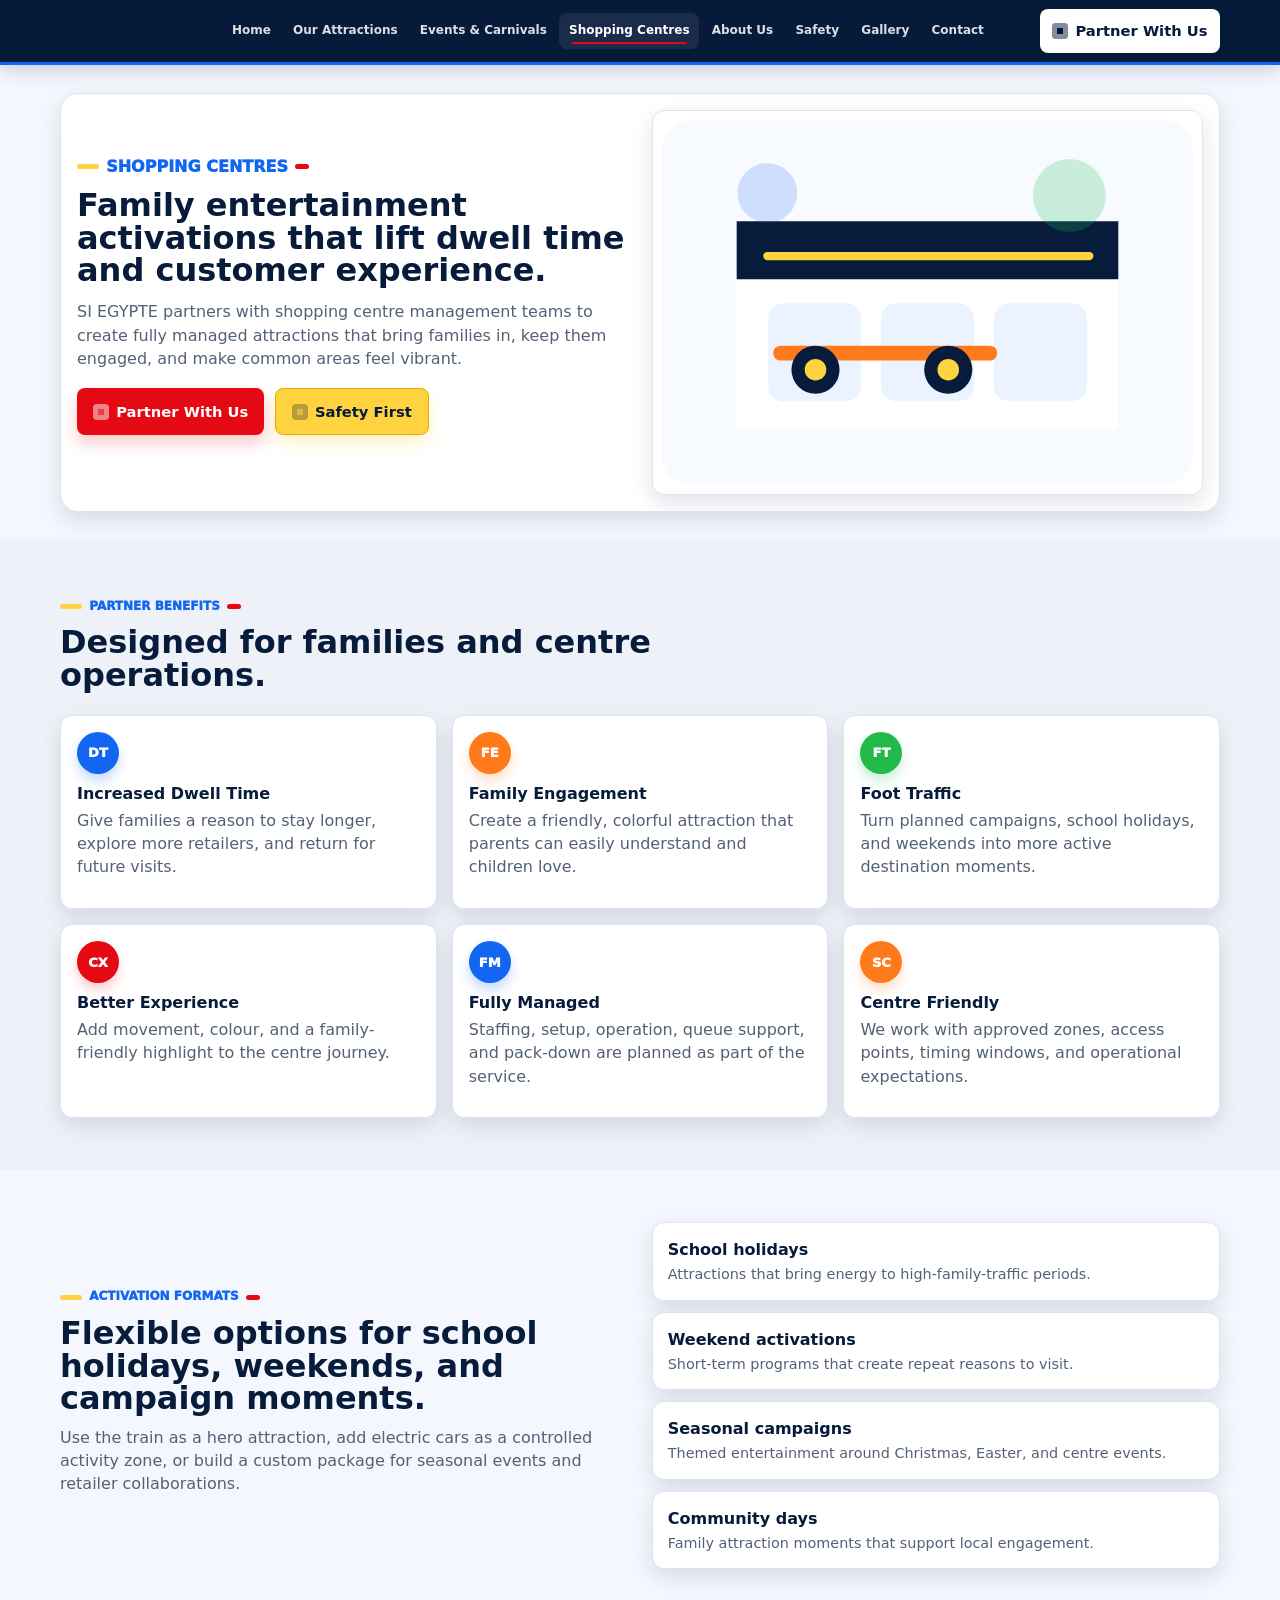
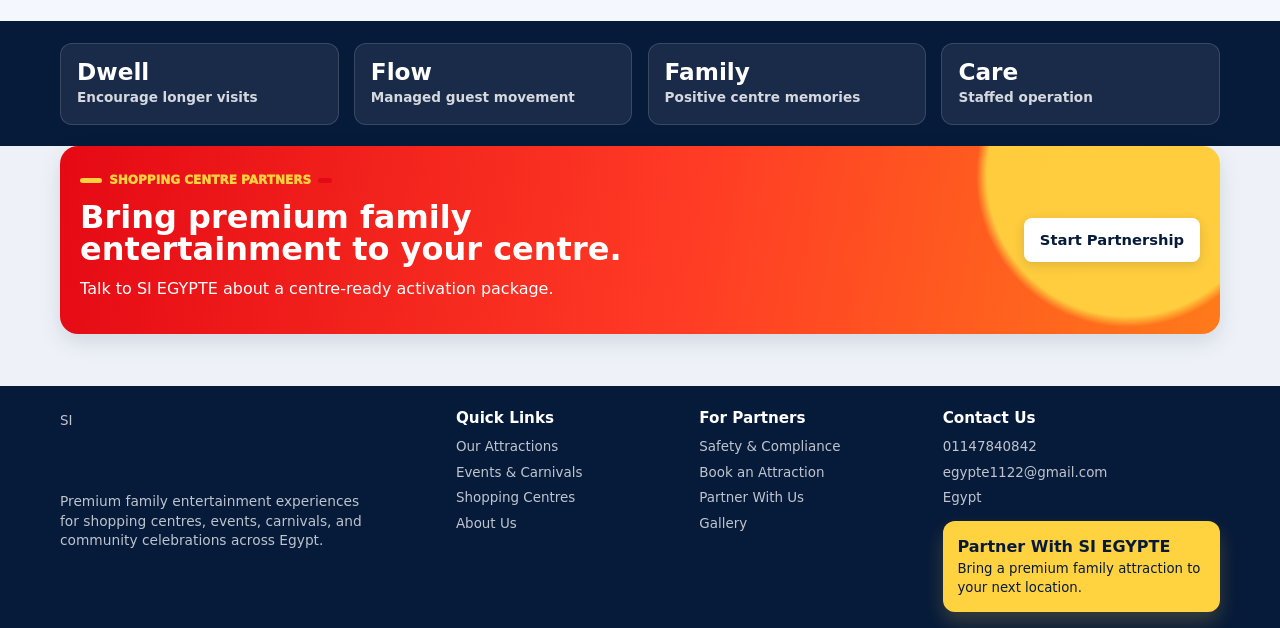
<file: shopping-centres.html>
<!doctype html>
<html lang="en">
<head>
  <meta charset="utf-8">
  <meta name="viewport" content="width=device-width, initial-scale=1">
  <meta name="description" content="Partner with SI EGYPTE for fully managed shopping centre family entertainment attractions in Egypt.">
  <title>Shopping Centres | SI EGYPTE</title>
  <link rel="stylesheet" href="style.css">
</head>
<body>
  <a class="skip-link" href="#main">Skip to content</a>
  <header class="site-header" data-header><div class="container header-inner"><a class="logo" href="index.html" aria-label="SI EGYPTE home"><span class="logo-mark">SI</span><span><strong>SI EGYPTE</strong><small>Trains & Toys</small></span></a><button class="nav-toggle" type="button" aria-expanded="false" aria-controls="primary-navigation" data-nav-toggle><span class="sr-only">Menu</span><span></span><span></span><span></span></button><nav class="primary-nav" id="primary-navigation" data-nav><a href="index.html">Home</a><a href="attractions.html">Our Attractions</a><a href="events.html">Events & Carnivals</a><a class="active" href="shopping-centres.html">Shopping Centres</a><a href="about.html">About Us</a><a href="safety.html">Safety</a><a href="index.html#gallery">Gallery</a><a href="contact.html">Contact</a></nav><a class="btn btn-primary header-cta" href="contact.html">Partner With Us</a></div></header>
  <main id="main">
    <section class="page-hero section-pad">
      <div class="container split-grid">
        <div class="reveal">
          <p class="eyebrow">Shopping Centres</p>
          <h1>Family entertainment activations that lift dwell time and customer experience.</h1>
          <p>SI EGYPTE partners with shopping centre management teams to create fully managed attractions that bring families in, keep them engaged, and make common areas feel vibrant.</p>
          <div class="hero-actions"><a class="btn btn-primary" href="contact.html">Partner With Us</a><a class="btn btn-secondary" href="safety.html">Safety First</a></div>
        </div>
        <div class="visual-card reveal"><img src="assets/shopping-centre.svg" loading="eager" alt="Shopping centre entertainment illustration"></div>
      </div>
    </section>

    <section class="section-pad">
      <div class="container">
        <div class="section-heading reveal"><p class="eyebrow">Partner Benefits</p><h2>Designed for families and centre operations.</h2></div>
        <div class="card-grid three">
          <article class="benefit-card reveal"><span class="icon-badge">DT</span><h3>Increased Dwell Time</h3><p>Give families a reason to stay longer, explore more retailers, and return for future visits.</p></article>
          <article class="benefit-card reveal"><span class="icon-badge orange">FE</span><h3>Family Engagement</h3><p>Create a friendly, colorful attraction that parents can easily understand and children love.</p></article>
          <article class="benefit-card reveal"><span class="icon-badge green">FT</span><h3>Foot Traffic</h3><p>Turn planned campaigns, school holidays, and weekends into more active destination moments.</p></article>
          <article class="benefit-card reveal"><span class="icon-badge red">CX</span><h3>Better Experience</h3><p>Add movement, colour, and a family-friendly highlight to the centre journey.</p></article>
          <article class="benefit-card reveal"><span class="icon-badge">FM</span><h3>Fully Managed</h3><p>Staffing, setup, operation, queue support, and pack-down are planned as part of the service.</p></article>
          <article class="benefit-card reveal"><span class="icon-badge orange">SC</span><h3>Centre Friendly</h3><p>We work with approved zones, access points, timing windows, and operational expectations.</p></article>
        </div>
      </div>
    </section>

    <section class="section-pad soft-band">
      <div class="container split-grid">
        <div class="reveal">
          <p class="eyebrow">Activation Formats</p>
          <h2>Flexible options for school holidays, weekends, and campaign moments.</h2>
          <p>Use the train as a hero attraction, add electric cars as a controlled activity zone, or build a custom package for seasonal events and retailer collaborations.</p>
        </div>
        <div class="stack-list reveal">
          <div><strong>School holidays</strong><span>Attractions that bring energy to high-family-traffic periods.</span></div>
          <div><strong>Weekend activations</strong><span>Short-term programs that create repeat reasons to visit.</span></div>
          <div><strong>Seasonal campaigns</strong><span>Themed entertainment around Christmas, Easter, and centre events.</span></div>
          <div><strong>Community days</strong><span>Family attraction moments that support local engagement.</span></div>
        </div>
      </div>
    </section>

    <section class="stats-strip">
      <div class="container stats-grid">
        <div class="stat-card reveal"><strong>Dwell</strong><span>Encourage longer visits</span></div>
        <div class="stat-card reveal"><strong>Flow</strong><span>Managed guest movement</span></div>
        <div class="stat-card reveal"><strong>Family</strong><span>Positive centre memories</span></div>
        <div class="stat-card reveal"><strong>Care</strong><span>Staffed operation</span></div>
      </div>
    </section>

    <section class="section-pad cta-section"><div class="container"><div class="cta-banner reveal"><div><p class="eyebrow light">Shopping Centre Partners</p><h2>Bring premium family entertainment to your centre.</h2><p>Talk to SI EGYPTE about a centre-ready activation package.</p></div><a class="btn btn-light" href="contact.html">Start Partnership</a></div></div></section>
  </main>
  <footer class="site-footer"><div class="container footer-grid"><div class="footer-brand"><a class="logo footer-logo" href="index.html"><span class="logo-mark">SI</span><span><strong>SI EGYPTE</strong><small>Trains & Toys</small></span></a><p>Premium family entertainment experiences for shopping centres, events, carnivals, and community celebrations across Egypt.</p></div><div><h3>Quick Links</h3><a href="attractions.html">Our Attractions</a><a href="events.html">Events & Carnivals</a><a href="shopping-centres.html">Shopping Centres</a><a href="about.html">About Us</a></div><div><h3>For Partners</h3><a href="safety.html">Safety & Compliance</a><a href="contact.html">Book an Attraction</a><a href="contact.html">Partner With Us</a><a href="index.html#gallery">Gallery</a></div><div><h3>Contact Us</h3><a href="tel:01147840842">01147840842</a><a href="mailto:egypte1122@gmail.com">egypte1122@gmail.com</a><span>Egypt</span><div class="footer-partner-card"><strong>Partner With SI EGYPTE</strong><p>Bring a premium family attraction to your next location.</p></div></div></div></footer>
  <script src="script.js"></script>
</body>
</html>
</file>
<file: style.css>
:root {
  --navy: #061a3a;
  --navy-2: #0a2a61;
  --royal-blue: #1266f1;
  --orange: #ff7a1a;
  --yellow: #ffd23f;
  --red: #e50914;
  --green: #22b84a;
  --white: #ffffff;
  --paper: #ffffff;
  --light-bg: #f4f7fd;
  --cream: #fff3cf;
  --text-dark: #071b3a;
  --text-muted: #536176;
  --border: #dbe4f2;
  --shadow-soft: 0 16px 36px rgba(7, 27, 58, 0.12);
  --shadow-card: 0 8px 22px rgba(7, 27, 58, 0.12);
  --shadow-tight: 0 3px 12px rgba(7, 27, 58, 0.14);
  --radius-lg: 18px;
  --radius-md: 12px;
  --radius-sm: 8px;
  --container: 1160px;
  --section: 44px;
  --header-height: 62px;
  --font-heading: "Poppins", system-ui, -apple-system, BlinkMacSystemFont, "Segoe UI", sans-serif;
  --font-body: "Inter", system-ui, -apple-system, BlinkMacSystemFont, "Segoe UI", sans-serif;
}

* {
  box-sizing: border-box;
}

html {
  scroll-behavior: smooth;
}

body {
  margin: 0;
  font-family: var(--font-body);
  color: var(--text-dark);
  background: #eef2f8;
  line-height: 1.45;
  overflow-x: hidden;
}

img,
svg {
  display: block;
  max-width: 100%;
  height: auto;
}

a {
  color: inherit;
  text-decoration: none;
}

button,
input,
select,
textarea {
  font: inherit;
}

h1,
h2,
h3,
p {
  margin-top: 0;
}

h1,
h2,
h3 {
  font-family: var(--font-heading);
  color: var(--text-dark);
  line-height: 1.02;
  letter-spacing: 0;
}

h1 {
  font-size: 2.4rem;
  margin-bottom: 0.85rem;
}

h2 {
  font-size: 1.75rem;
  margin-bottom: 0.7rem;
}

h3 {
  font-size: 1rem;
  margin-bottom: 0.42rem;
}

p {
  color: var(--text-muted);
  margin-bottom: 0.85rem;
}

.container {
  width: min(100% - 28px, var(--container));
  margin-inline: auto;
}

.section-pad {
  padding-block: var(--section);
}

.skip-link {
  position: fixed;
  top: 12px;
  left: 12px;
  z-index: 20;
  transform: translateY(-160%);
  background: var(--yellow);
  color: var(--navy);
  padding: 0.65rem 0.85rem;
  border-radius: var(--radius-sm);
  font-weight: 900;
}

.skip-link:focus {
  transform: translateY(0);
}

.sr-only {
  position: absolute;
  width: 1px;
  height: 1px;
  padding: 0;
  margin: -1px;
  overflow: hidden;
  clip: rect(0, 0, 0, 0);
  white-space: nowrap;
  border: 0;
}

.site-header {
  position: sticky;
  top: 0;
  z-index: 10;
  background: var(--navy);
  color: var(--white);
  border-bottom: 3px solid var(--royal-blue);
  box-shadow: 0 5px 18px rgba(7, 27, 58, 0.18);
}

.header-inner {
  min-height: var(--header-height);
  display: flex;
  align-items: center;
  justify-content: space-between;
  gap: 0.8rem;
}

.logo {
  display: inline-flex;
  align-items: center;
  flex: 0 0 auto;
  min-width: 116px;
  height: 58px;
  background: url("assets/logo-si-egypte.svg") center / contain no-repeat;
}

.logo-mark,
.logo > span:not(.logo-mark) {
  display: none;
}

.footer-logo {
  width: 140px;
  height: 74px;
  margin-bottom: 0.75rem;
}

.nav-toggle {
  display: inline-grid;
  place-items: center;
  width: 42px;
  height: 42px;
  border: 1px solid rgba(255, 255, 255, 0.18);
  border-radius: 10px;
  background: rgba(255, 255, 255, 0.08);
  cursor: pointer;
}

.nav-toggle span:not(.sr-only) {
  display: block;
  width: 19px;
  height: 2px;
  margin: 2px 0;
  border-radius: 99px;
  background: var(--white);
}

.primary-nav {
  position: absolute;
  top: calc(100% + 1px);
  left: 14px;
  right: 14px;
  display: none;
  flex-direction: column;
  gap: 0.25rem;
  padding: 0.8rem;
  background: var(--navy);
  border-radius: 0 0 14px 14px;
  box-shadow: var(--shadow-soft);
}

.primary-nav.is-open {
  display: flex;
}

.primary-nav a {
  position: relative;
  padding: 0.7rem 0.8rem;
  border-radius: 8px;
  color: rgba(255, 255, 255, 0.86);
  font-size: 0.88rem;
  font-weight: 800;
}

.primary-nav a:hover,
.primary-nav a:focus,
.primary-nav a.active {
  background: rgba(255, 255, 255, 0.08);
  color: var(--white);
}

.primary-nav a.active::after {
  content: "";
  position: absolute;
  left: 0.8rem;
  right: 0.8rem;
  bottom: 0.3rem;
  height: 2px;
  border-radius: 999px;
  background: var(--red);
}

.header-cta {
  display: none;
}

.btn {
  display: inline-flex;
  align-items: center;
  justify-content: center;
  gap: 0.45rem;
  min-height: 42px;
  padding: 0.72rem 1rem;
  border: 0;
  border-radius: 8px;
  font-size: 0.92rem;
  font-weight: 900;
  cursor: pointer;
  transition: transform 180ms ease, box-shadow 180ms ease, filter 180ms ease;
}

.btn:hover,
.btn:focus {
  transform: translateY(-2px);
  filter: saturate(1.07);
}

.btn-primary {
  background: var(--red);
  color: var(--white);
  box-shadow: 0 8px 16px rgba(229, 9, 20, 0.22);
}

.btn-primary::before {
  content: "";
  width: 16px;
  height: 16px;
  border-radius: 4px;
  background: rgba(255, 255, 255, 0.22);
  box-shadow: inset 0 0 0 5px rgba(255, 255, 255, 0.35);
}

.btn-secondary {
  background: var(--yellow);
  color: var(--navy);
  border: 1px solid #e1ad0c;
  box-shadow: 0 8px 16px rgba(255, 210, 63, 0.28);
}

.btn-secondary::before {
  content: "";
  width: 16px;
  height: 16px;
  border-radius: 4px;
  background: rgba(7, 27, 58, 0.12);
  box-shadow: inset 0 0 0 5px rgba(7, 27, 58, 0.2);
}

.btn-light {
  background: var(--white);
  color: var(--navy);
  box-shadow: var(--shadow-tight);
}

.hero {
  position: relative;
  min-height: auto;
  display: flex;
  align-items: center;
  overflow: hidden;
  background:
    radial-gradient(circle at 69% 25%, rgba(255, 210, 63, 0.36), transparent 22%),
    linear-gradient(96deg, rgba(255, 255, 255, 0.96) 0%, rgba(255, 255, 255, 0.92) 42%, rgba(236, 244, 255, 0.72) 100%),
    var(--white);
}

.hero::before {
  content: "";
  position: absolute;
  right: -8%;
  bottom: -28%;
  width: 64%;
  height: 52%;
  background: var(--royal-blue);
  border-radius: 100% 0 0 0;
  pointer-events: none;
}

.hero-grid,
.split-grid {
  position: relative;
  display: grid;
  gap: 1.5rem;
  align-items: center;
}

.hero-copy {
  z-index: 2;
}

.hero h1 {
  max-width: 540px;
}

.hero h1 span {
  color: var(--red);
}

.hero-lede,
.page-hero p {
  font-size: 1rem;
  max-width: 570px;
}

.eyebrow {
  display: inline-flex;
  align-items: center;
  gap: 0.45rem;
  margin-bottom: 0.7rem;
  color: var(--royal-blue);
  font-weight: 950;
  font-size: 0.75rem;
  text-transform: uppercase;
}

.eyebrow::before,
.eyebrow::after {
  content: "";
  width: 22px;
  height: 5px;
  border-radius: 999px;
  background: var(--yellow);
}

.eyebrow::after {
  width: 14px;
  background: var(--red);
}

.eyebrow.light {
  color: var(--yellow);
}

.hero-actions {
  display: grid;
  gap: 0.65rem;
  margin: 1.15rem 0;
}

.hero-actions .btn,
.contact-form .btn {
  width: 100%;
}

.hero .btn-primary {
  background: var(--royal-blue);
  box-shadow: 0 8px 16px rgba(18, 102, 241, 0.24);
}

.location-badge {
  display: inline-flex;
  align-items: center;
  gap: 0.55rem;
  padding: 0.72rem 0.82rem;
  border-radius: 10px;
  background: var(--white);
  color: var(--navy);
  font-size: 0.82rem;
  font-weight: 900;
  box-shadow: var(--shadow-card);
  border: 1px solid var(--border);
}

.badge-dot {
  width: 14px;
  height: 14px;
  border-radius: 999px;
  background: var(--red);
  box-shadow: 0 0 0 5px rgba(229, 9, 20, 0.12);
}

.hero-visual {
  position: relative;
  isolation: isolate;
}

.hero-visual img {
  width: min(100%, 720px);
  margin-left: auto;
  filter: drop-shadow(0 24px 24px rgba(7, 27, 58, 0.25));
}

.hero .location-badge {
  margin-top: 0.4rem;
}

.hero-location {
  position: static;
}

.floating-pill {
  position: absolute;
  display: none;
  padding: 0.72rem 0.9rem;
  border-radius: 999px;
  color: var(--white);
  font-size: 0.88rem;
  font-weight: 950;
  box-shadow: var(--shadow-card);
  animation: floatY 4.5s ease-in-out infinite;
}

.pill-orange {
  right: 4%;
  top: 8%;
  background: var(--orange);
}

.pill-blue {
  left: 8%;
  bottom: 17%;
  background: var(--royal-blue);
  animation-delay: 1.2s;
}

.soft-band {
  background: var(--light-bg);
}

.attractions-preview {
  background: var(--white);
}

.attractions-layout {
  display: grid;
  gap: 1rem;
}

.attractions-layout .choice-panel {
  align-content: start;
  min-height: 100%;
}

.attractions-layout .choice-panel h2 {
  font-size: 1.35rem;
}

.section-heading {
  max-width: 740px;
  margin-bottom: 1.45rem;
}

.section-heading h2 {
  margin-bottom: 0.45rem;
}

.section-heading.center {
  margin-inline: auto;
  text-align: center;
}

.section-heading.center .eyebrow {
  justify-content: center;
}

.card-grid,
.gallery-grid,
.stats-grid,
.badge-row,
.pricing-grid,
.timeline {
  display: grid;
  gap: 0.95rem;
}

.service-card,
.benefit-card,
.package-card,
.gallery-card,
.trust-badge,
.contact-card,
.form-panel,
.visual-card,
.mission-stack article,
.stack-list div,
.timeline-item {
  background: var(--white);
  border: 1px solid var(--border);
  border-radius: var(--radius-md);
  box-shadow: var(--shadow-card);
}

.service-card,
.benefit-card,
.package-card,
.gallery-card,
.trust-badge,
.stack-list div,
.timeline-item {
  transition: transform 180ms ease, box-shadow 180ms ease, border-color 180ms ease;
}

.who-card-img {
  width: 100%;
  aspect-ratio: 2.1;
  object-fit: cover;
  border-radius: 10px;
  margin-bottom: 0.85rem;
  background: var(--light-bg);
}

.service-card:hover,
.benefit-card:hover,
.package-card:hover,
.gallery-card:hover,
.trust-badge:hover,
.stack-list div:hover,
.timeline-item:hover {
  transform: translateY(-4px);
  box-shadow: 0 14px 30px rgba(7, 27, 58, 0.16);
  border-color: rgba(18, 102, 241, 0.32);
}

.service-card {
  position: relative;
  overflow: hidden;
}

.service-card img {
  width: 100%;
  aspect-ratio: 1.68;
  object-fit: cover;
  background: var(--light-bg);
}

.card-body,
.benefit-card,
.package-card,
.trust-badge,
.contact-card,
.form-panel {
  padding: 1rem;
}

.service-card .card-body {
  padding-top: 0.85rem;
}

.icon-badge {
  display: inline-grid;
  place-items: center;
  min-width: 42px;
  height: 42px;
  padding-inline: 0.5rem;
  margin-bottom: 0.75rem;
  border-radius: 999px;
  background: var(--royal-blue);
  color: var(--white);
  font-size: 0.82rem;
  font-weight: 950;
  box-shadow: 0 7px 12px rgba(18, 102, 241, 0.24);
}

.icon-badge.orange {
  background: var(--orange);
  color: var(--white);
  box-shadow: 0 7px 12px rgba(255, 122, 26, 0.24);
}

.icon-badge.green {
  background: var(--green);
  color: var(--white);
  box-shadow: 0 7px 12px rgba(34, 184, 74, 0.24);
}

.icon-badge.red {
  background: var(--red);
  color: var(--white);
  box-shadow: 0 7px 12px rgba(229, 9, 20, 0.2);
}

.text-link {
  display: inline-flex;
  align-items: center;
  gap: 0.35rem;
  color: var(--royal-blue);
  font-size: 0.86rem;
  font-weight: 950;
}

.text-link::after {
  content: "->";
  font-weight: 950;
}

.choice-panel,
.cta-banner {
  display: grid;
  gap: 1.2rem;
  padding: 1.25rem;
  border-radius: var(--radius-lg);
  color: var(--white);
  background:
    linear-gradient(135deg, rgba(18, 102, 241, 0.28), rgba(6, 26, 58, 0) 46%),
    var(--navy);
  box-shadow: var(--shadow-card);
}

.choice-panel h2,
.choice-panel h3,
.choice-panel p,
.cta-banner h2,
.cta-banner h3,
.cta-banner p {
  color: var(--white);
}

.choice-panel h2 {
  color: var(--yellow);
}

.check-list,
.plain-list {
  list-style: none;
  padding: 0;
  margin: 0;
}

.check-list {
  display: grid;
  gap: 0.48rem;
}

.check-list li,
.plain-list li {
  position: relative;
  padding-left: 1.55rem;
  color: inherit;
  font-size: 0.9rem;
  font-weight: 800;
}

.check-list li::before,
.plain-list li::before {
  content: "";
  position: absolute;
  left: 0;
  top: 0.22rem;
  width: 15px;
  height: 15px;
  border-radius: 999px;
  background: var(--green);
  box-shadow: inset 0 0 0 4px rgba(255, 255, 255, 0.45);
}

.stats-strip {
  padding-block: 1.35rem;
  background: var(--navy);
  color: var(--white);
}

.stats-cta-strip {
  padding-block: 0;
  background: linear-gradient(90deg, var(--navy) 0 50%, var(--red) 50% 100%);
}

.stats-cta-grid {
  display: grid;
  gap: 0;
  overflow: hidden;
  border-radius: 0;
}

.stats-cta-grid .stats-grid {
  padding: 1rem 0;
  background: var(--navy);
}

.compact-cta {
  border-radius: 0;
  box-shadow: none;
}

.compact-cta h2 {
  font-size: 1.5rem;
}

.stat-card {
  padding: 1rem;
  border-radius: var(--radius-md);
  background: rgba(255, 255, 255, 0.08);
  border: 1px solid rgba(255, 255, 255, 0.14);
}

.stat-card strong,
.stat-card span {
  display: block;
}

.stat-card strong {
  color: var(--white);
  font-family: var(--font-heading);
  font-size: 1.45rem;
  line-height: 1;
}

.stat-card span {
  margin-top: 0.3rem;
  color: rgba(255, 255, 255, 0.82);
  font-size: 0.85rem;
  font-weight: 800;
}

.gallery-card {
  overflow: hidden;
  margin: 0;
}

.gallery-card img {
  width: 100%;
  aspect-ratio: 1.55;
  object-fit: cover;
}

.gallery-card figcaption {
  padding: 0.82rem 1rem;
  color: var(--navy);
  font-size: 0.92rem;
  font-weight: 950;
}

.cta-section {
  padding-top: 0;
}

.cta-banner {
  background:
    radial-gradient(circle at 92% 16%, rgba(255, 210, 63, 0.95) 0 13%, transparent 14%),
    linear-gradient(100deg, var(--red), #ff3b25 54%, var(--orange));
}

.page-hero {
  padding-block: 28px;
  background: var(--light-bg);
}

.page-hero .split-grid {
  padding: 1rem;
  border-radius: var(--radius-lg);
  background: var(--white);
  border: 1px solid var(--border);
  box-shadow: var(--shadow-card);
  overflow: hidden;
}

.page-hero h1 {
  font-size: 2rem;
}

.visual-card {
  padding: 0.55rem;
  overflow: hidden;
}

.visual-card img,
.detail-media img,
.map-card img {
  width: 100%;
  border-radius: var(--radius-md);
  box-shadow: none;
}

.service-detail {
  display: grid;
  gap: 1.3rem;
  align-items: center;
}

.detail-media img {
  aspect-ratio: 1.45;
  object-fit: cover;
  box-shadow: var(--shadow-card);
}

.benefit-list {
  display: grid;
  gap: 0.55rem;
  margin: 1rem 0 1.15rem;
}

.benefit-list span {
  padding: 0.62rem 0.72rem;
  border-radius: 9px;
  background: var(--light-bg);
  color: var(--navy);
  font-size: 0.88rem;
  font-weight: 850;
}

.stack-list {
  display: grid;
  gap: 0.7rem;
}

.stack-list div {
  display: grid;
  gap: 0.18rem;
  padding: 0.92rem;
}

.stack-list strong {
  color: var(--navy);
}

.stack-list span {
  color: var(--text-muted);
  font-size: 0.9rem;
}

.package-card {
  position: relative;
  display: grid;
  align-content: start;
  gap: 0.65rem;
}

.package-card.featured {
  border-color: rgba(229, 9, 20, 0.34);
  box-shadow: 0 13px 26px rgba(229, 9, 20, 0.14);
}

.package-card > span {
  justify-self: start;
  padding: 0.28rem 0.65rem;
  border-radius: 999px;
  background: var(--yellow);
  color: var(--navy);
  font-size: 0.8rem;
  font-weight: 950;
}

.package-card ul {
  margin: 0;
  padding-left: 1.15rem;
  color: var(--text-muted);
}

.timeline-item {
  padding: 1rem;
  border-left: 5px solid var(--red);
}

.timeline-item span {
  color: var(--royal-blue);
  font-family: var(--font-heading);
  font-weight: 950;
}

.badge-row {
  display: grid;
  gap: 0.95rem;
}

.trust-badge {
  display: grid;
  gap: 0.25rem;
}

.trust-badge strong {
  color: var(--navy);
  font-family: var(--font-heading);
}

.trust-badge span {
  color: var(--text-muted);
}

.story-grid,
.contact-grid {
  display: grid;
  gap: 1.2rem;
}

.mission-stack {
  display: grid;
  gap: 0.9rem;
}

.mission-stack article {
  padding: 1rem;
}

.contact-pills {
  display: grid;
  gap: 0.65rem;
  margin-top: 1rem;
}

.contact-pills a {
  display: inline-flex;
  justify-content: center;
  padding: 0.72rem 0.85rem;
  border-radius: 8px;
  background: var(--white);
  color: var(--navy);
  border: 1px solid var(--border);
  font-weight: 900;
  box-shadow: var(--shadow-tight);
}

.form-panel {
  padding: 1rem;
}

.contact-form {
  display: grid;
  gap: 0.85rem;
}

.form-row {
  display: grid;
  gap: 0.32rem;
}

.form-row.full {
  grid-column: 1 / -1;
}

label {
  color: var(--navy);
  font-size: 0.9rem;
  font-weight: 850;
}

input,
select,
textarea {
  width: 100%;
  min-height: 44px;
  padding: 0.72rem 0.82rem;
  border: 1px solid var(--border);
  border-radius: 8px;
  background: var(--white);
  color: var(--text-dark);
  outline: none;
  transition: border-color 160ms ease, box-shadow 160ms ease;
}

textarea {
  resize: vertical;
}

input:focus,
select:focus,
textarea:focus {
  border-color: var(--royal-blue);
  box-shadow: 0 0 0 3px rgba(18, 102, 241, 0.12);
}

.field-error {
  min-height: 1rem;
  color: var(--red);
  font-size: 0.78rem;
  font-weight: 850;
}

.form-row.has-error input,
.form-row.has-error select,
.form-row.has-error textarea {
  border-color: var(--red);
}

.form-status {
  margin: 0;
  min-height: 1.2rem;
  font-size: 0.9rem;
  font-weight: 850;
}

.contact-sidebar {
  display: grid;
  gap: 0.9rem;
  align-content: start;
}

.contact-card {
  display: grid;
  gap: 0.25rem;
}

.contact-card a,
.contact-card span {
  color: var(--text-muted);
  font-weight: 750;
}

.contact-card.yellow {
  background: var(--cream);
  border-color: rgba(255, 210, 63, 0.72);
}

.contact-card.yellow h3,
.contact-card.yellow span {
  color: var(--navy);
}

.map-card {
  overflow: hidden;
  border-radius: var(--radius-md);
  box-shadow: var(--shadow-card);
}

.site-footer {
  padding-block: 1.6rem 1rem;
  background: var(--navy);
  color: var(--white);
}

.footer-grid {
  display: grid;
  gap: 1.35rem;
}

.footer-brand p {
  max-width: 320px;
  color: rgba(255, 255, 255, 0.74);
  font-size: 0.86rem;
}

.site-footer h3 {
  color: var(--white);
  margin-bottom: 0.65rem;
  font-size: 0.95rem;
}

.site-footer a,
.site-footer span {
  display: block;
  color: rgba(255, 255, 255, 0.75);
  margin-bottom: 0.38rem;
  font-size: 0.84rem;
}

.site-footer a:hover,
.site-footer a:focus {
  color: var(--yellow);
}

.social-row {
  display: flex;
  gap: 0.52rem;
}

.social-row a {
  display: grid;
  place-items: center;
  width: 32px;
  aspect-ratio: 1;
  margin: 0;
  border-radius: 999px;
  background: rgba(255, 255, 255, 0.1);
  color: var(--white);
  font-size: 0.78rem;
  font-weight: 950;
}

.footer-partner-card {
  margin-top: 0.8rem;
  padding: 0.92rem;
  border-radius: var(--radius-md);
  background: var(--yellow);
  color: var(--navy);
  box-shadow: 0 10px 20px rgba(255, 210, 63, 0.2);
}

.footer-partner-card strong,
.footer-partner-card p {
  color: var(--navy);
}

.footer-partner-card p {
  margin-bottom: 0;
  font-size: 0.83rem;
}

.reveal {
  opacity: 0;
  transform: translateY(14px) scale(0.99);
  transition: opacity 440ms ease, transform 440ms ease;
}

.reveal.is-visible {
  opacity: 1;
  transform: translateY(0) scale(1);
}

@keyframes floatY {
  0%,
  100% {
    transform: translateY(0) rotate(-1deg);
  }
  50% {
    transform: translateY(-8px) rotate(1deg);
  }
}

@media (prefers-reduced-motion: reduce) {
  *,
  *::before,
  *::after {
    scroll-behavior: auto !important;
    animation-duration: 0.01ms !important;
    animation-iteration-count: 1 !important;
    transition-duration: 0.01ms !important;
  }

  .reveal {
    opacity: 1;
    transform: none;
  }
}

@media (min-width: 560px) {
  .hero-actions,
  .contact-pills {
    display: flex;
    flex-wrap: wrap;
  }

  .hero-actions .btn,
  .contact-form .btn {
    width: auto;
  }

  .card-grid.three,
  .card-grid.four,
  .gallery-grid,
  .stats-grid,
  .badge-row {
    grid-template-columns: repeat(2, minmax(0, 1fr));
  }

  .benefit-list {
    grid-template-columns: repeat(2, minmax(0, 1fr));
  }

  .contact-form {
    grid-template-columns: repeat(2, minmax(0, 1fr));
  }
}

@media (min-width: 768px) {
  :root {
    --section: 52px;
  }

  h1 {
    font-size: 3rem;
  }

  h2 {
    font-size: 2rem;
  }

  .hero-grid {
    grid-template-columns: minmax(0, 0.8fr) minmax(0, 1.2fr);
  }

  .hero-location {
    position: absolute;
    right: 5%;
    bottom: 8%;
    z-index: 3;
    max-width: 230px;
  }

  .split-grid,
  .service-detail,
  .story-grid,
  .contact-grid {
    grid-template-columns: minmax(0, 1fr) minmax(0, 1fr);
  }

  .service-detail.reverse .detail-media {
    order: 2;
  }

  .choice-panel,
  .cta-banner {
    grid-template-columns: minmax(0, 1.2fr) minmax(240px, 0.8fr);
    align-items: center;
  }

  .cta-banner .btn {
    justify-self: end;
  }

  .stats-cta-grid {
    grid-template-columns: minmax(0, 1fr) minmax(330px, 0.78fr);
  }

  .stats-cta-grid .stats-grid {
    padding: 1rem 1rem 1rem 0;
  }

  .timeline {
    grid-template-columns: repeat(4, minmax(0, 1fr));
  }

  .footer-grid {
    grid-template-columns: 1.35fr 0.8fr 0.8fr 1fr;
  }

  .floating-pill {
    display: inline-flex;
  }
}

@media (min-width: 980px) {
  .nav-toggle {
    display: none;
  }

  .primary-nav {
    position: static;
    display: flex;
    flex-direction: row;
    align-items: center;
    gap: 0.15rem;
    width: auto;
    padding: 0;
    background: transparent;
    border: 0;
    box-shadow: none;
  }

  .primary-nav a {
    padding: 0.6rem 0.46rem;
    font-size: 0.68rem;
  }

  .header-cta {
    display: inline-flex;
    min-height: 38px;
    padding-inline: 0.78rem;
    border-radius: 8px;
    background: var(--white);
    color: var(--navy);
    box-shadow: var(--shadow-tight);
  }

  .header-cta::before {
    background: var(--navy);
    box-shadow: inset 0 0 0 5px rgba(255, 255, 255, 0.5);
  }

  .card-grid.three {
    grid-template-columns: repeat(3, minmax(0, 1fr));
  }

  .attractions-layout {
    grid-template-columns: minmax(0, 3fr) minmax(235px, 0.95fr);
    align-items: stretch;
  }

  .card-grid.four,
  .gallery-grid,
  .stats-grid,
  .badge-row {
    grid-template-columns: repeat(4, minmax(0, 1fr));
  }

  .pricing-grid {
    grid-template-columns: repeat(3, minmax(0, 1fr));
  }
}

@media (min-width: 1160px) {
  h1 {
    font-size: 3.2rem;
  }

  .primary-nav a {
    padding-inline: 0.62rem;
    font-size: 0.75rem;
  }
}

@media (max-width: 979px) {
  body.nav-open {
    overflow: hidden;
  }
}
</file>
